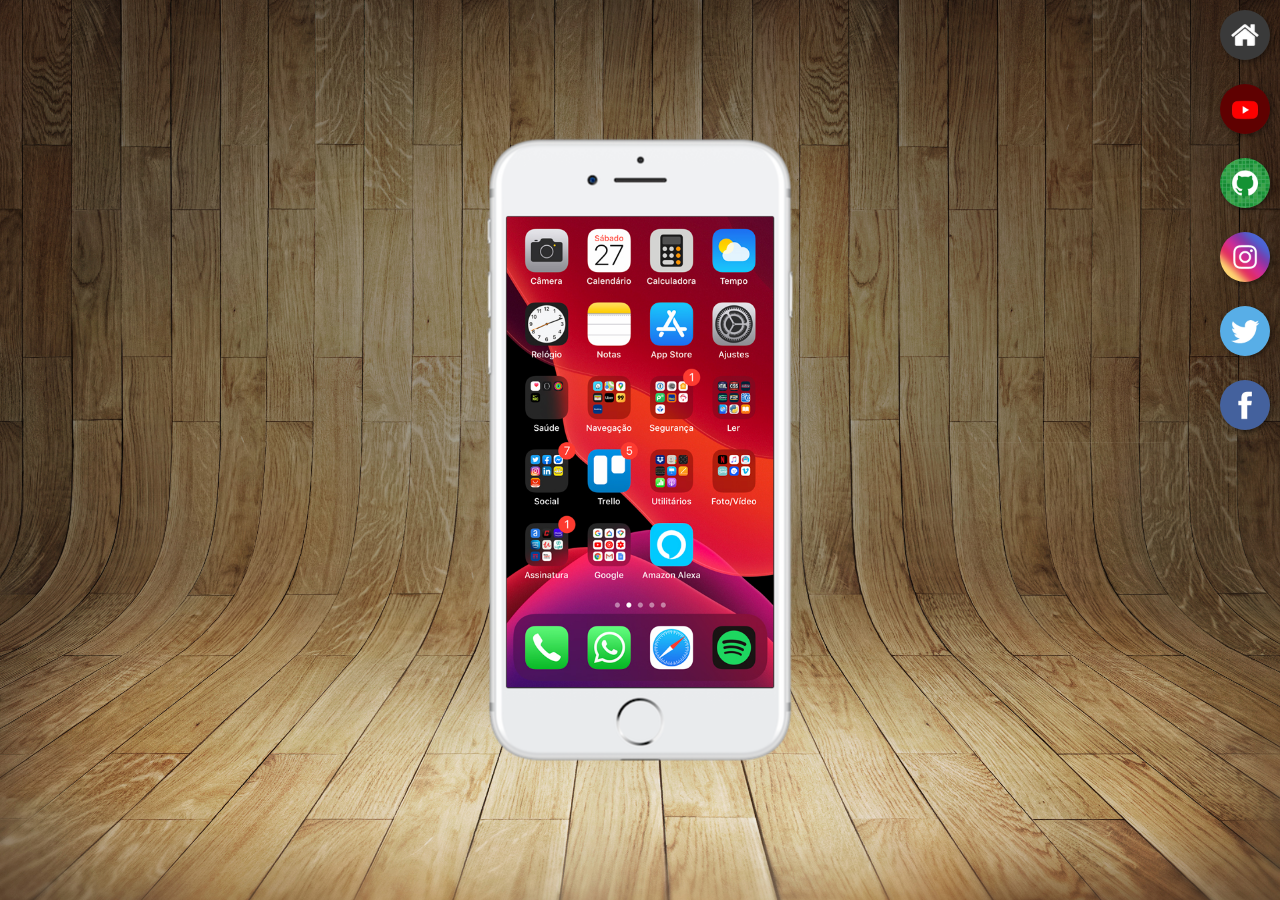
<file: index.html>
<!DOCTYPE html>
<html lang="pt-br">
<head>
    <meta charset="UTF-8">
    <meta name="viewport" content="width=device-width, initial-scale=1.0">
    <title>Projeto Redes Sociais</title>
    <link rel="shortcut icon" href="favicon.ico" type="image/x-icon">
    <link rel="stylesheet" href="estilos/style.css">
</head>
<body>
    <main>
        <section id="telefone">
            <iframe src="home.html" name="tela" id="tela" frameborder="0">
                Seu navegador não é compatível...
            </iframe>
        </section>
        <section id="redes-sociais">
            <a href="home.html" target="tela"><img src="imagens/logo-home.jpg" alt=""></a> <br>
            <a href="youtube.html" target="tela"><img src="imagens/logo-youtube.jpg" alt=""></a> <br>
            <a href="github.html" target="tela"><img src="imagens/logo-github.jpg" alt=""></a> <br>
            <a href="instagram.html" target="tela"><img src="imagens/logo-instagram.jpg" alt=""></a> <br>
            <a href="twitter.html" target="tela"><img src="imagens/logo-twitter.jpg" alt=""></a> <br>
            <a href="facebook.html" target="tela"><img src="imagens/logo-facebook.jpg" alt=""></a>
        </section>
    </main>
</body>
</html>
</file>
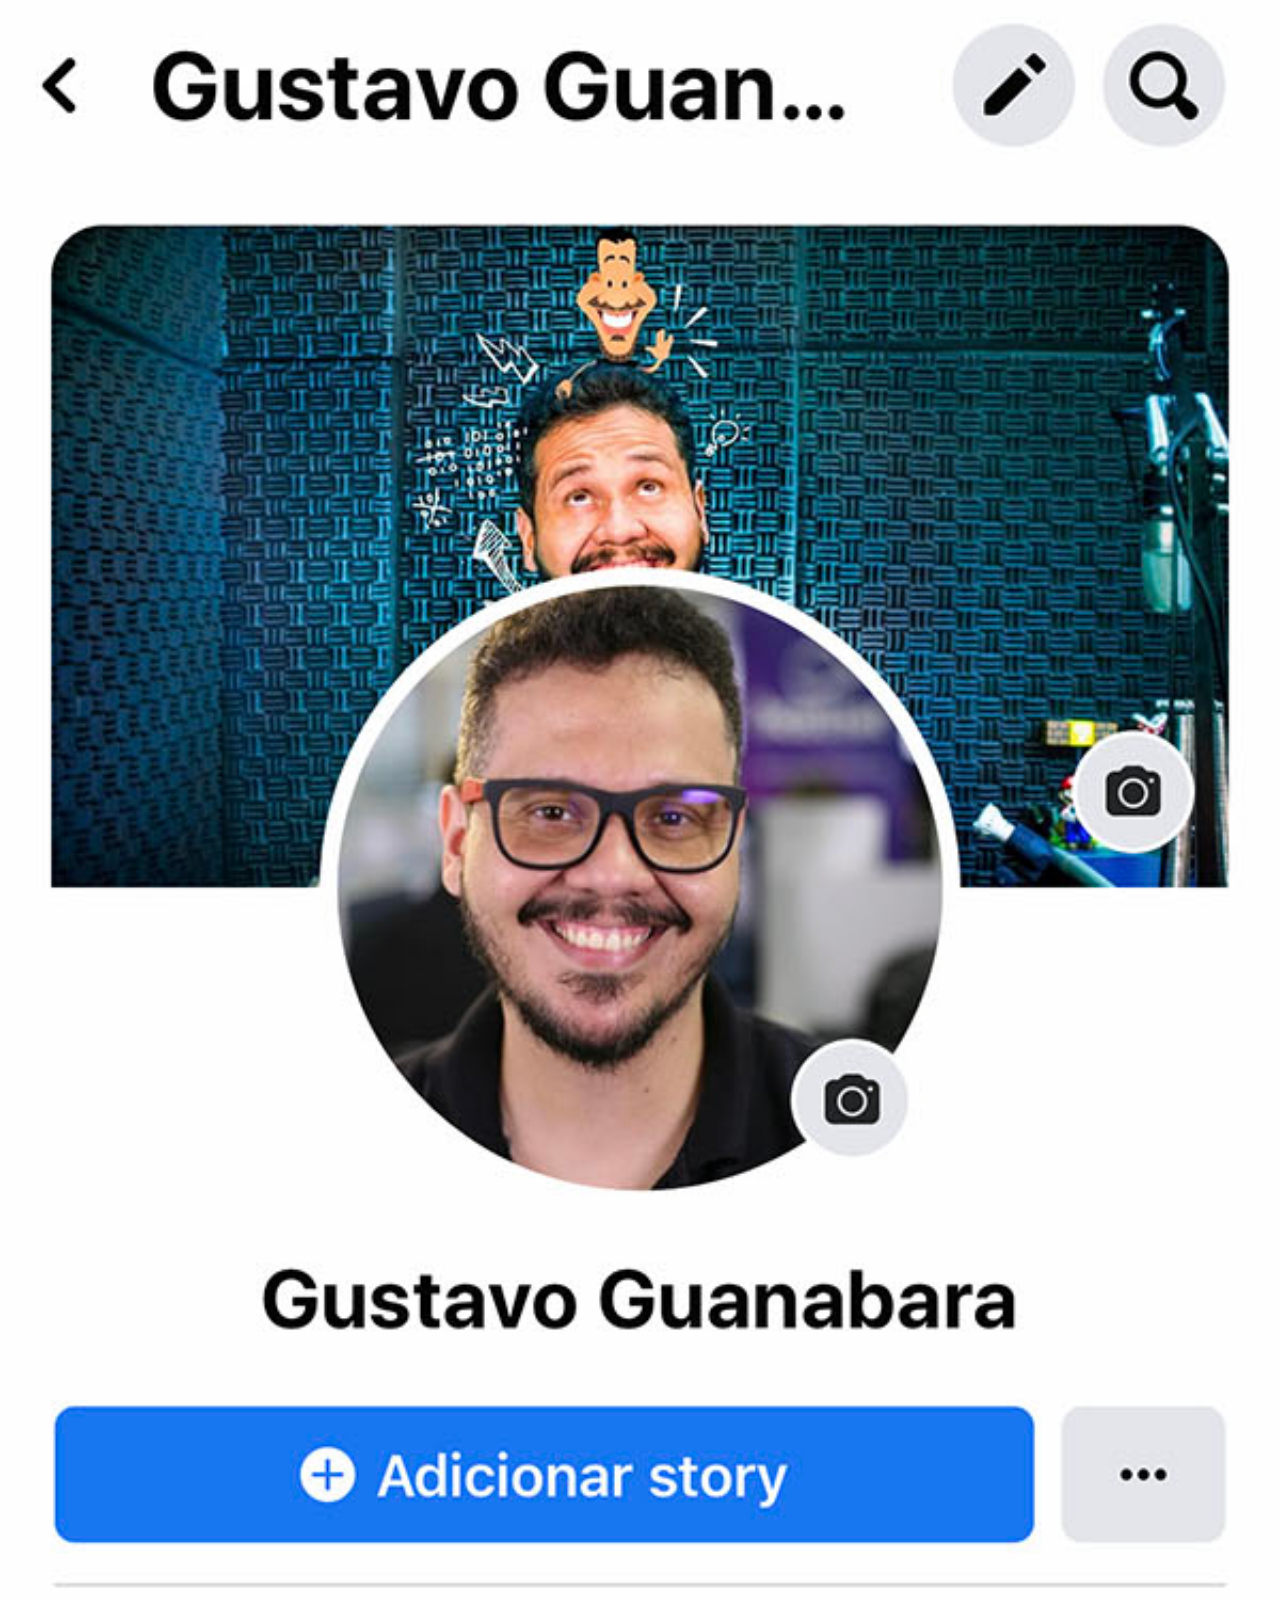
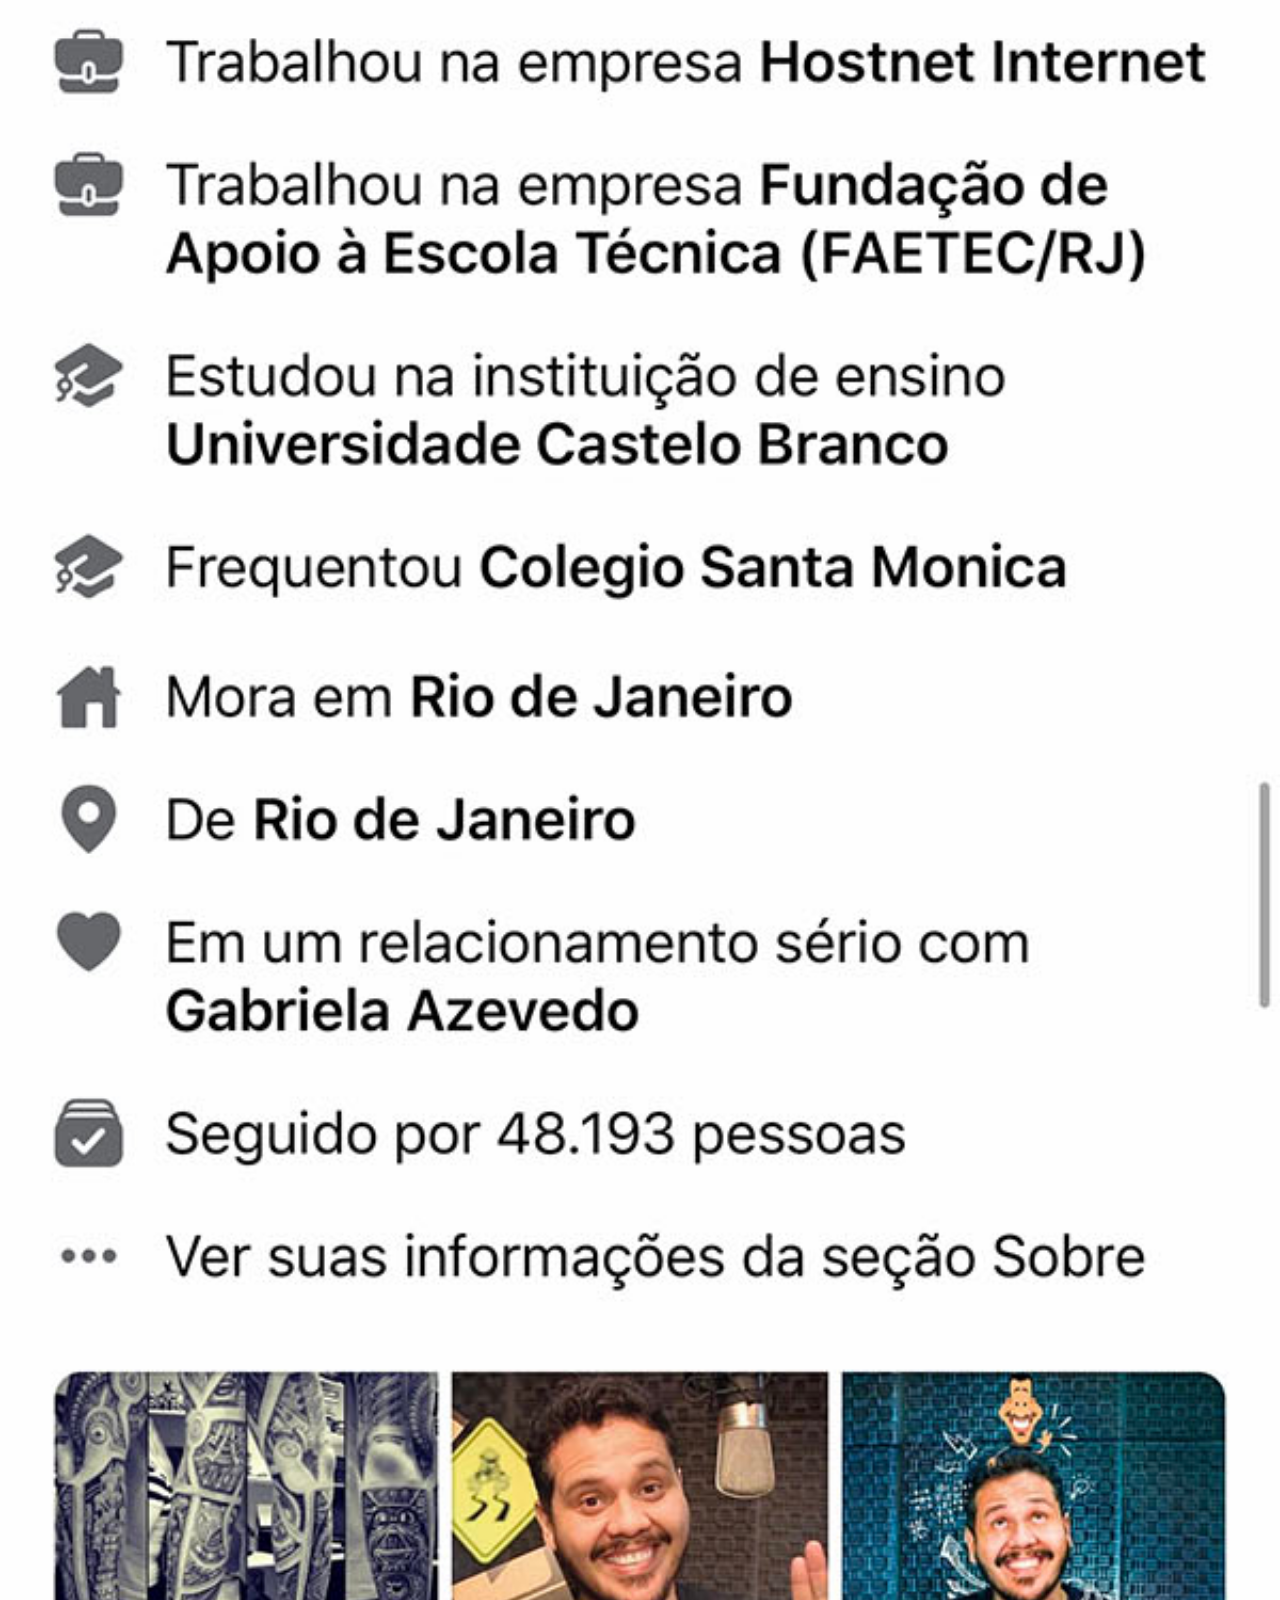
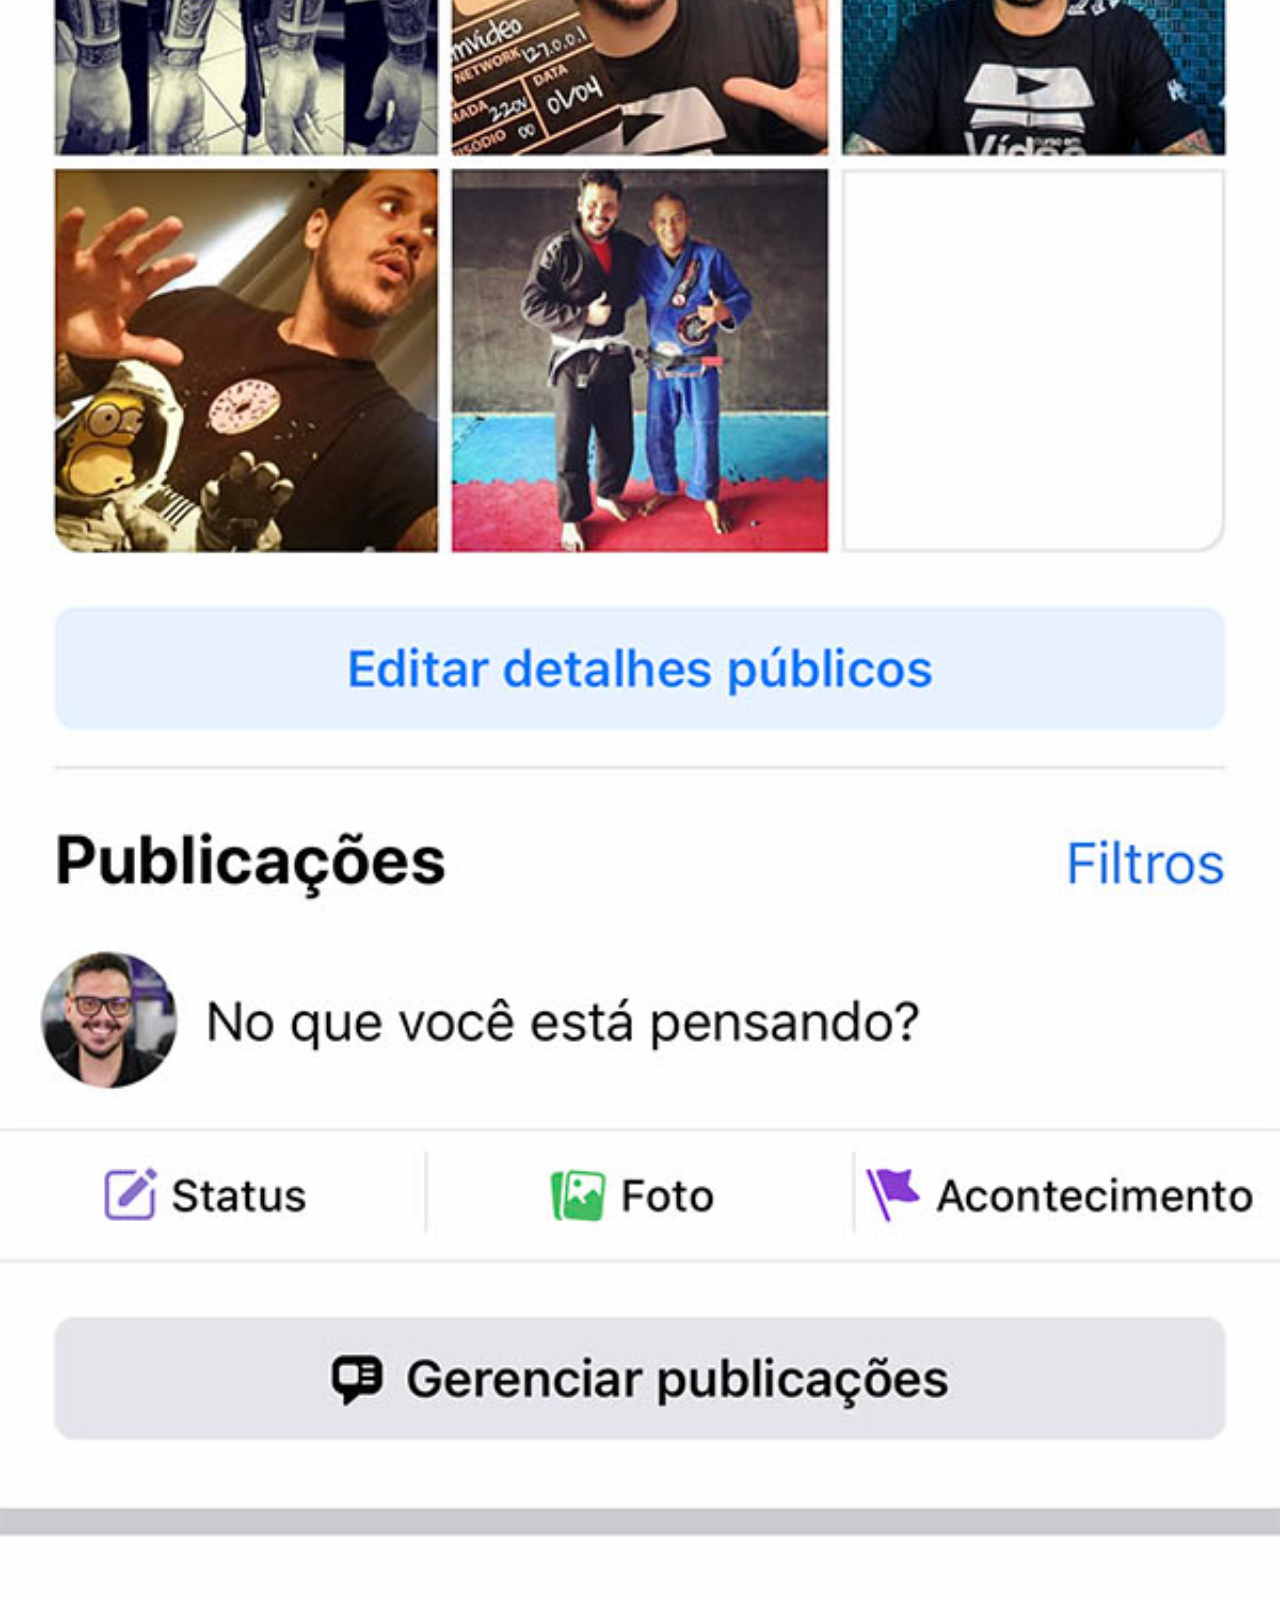
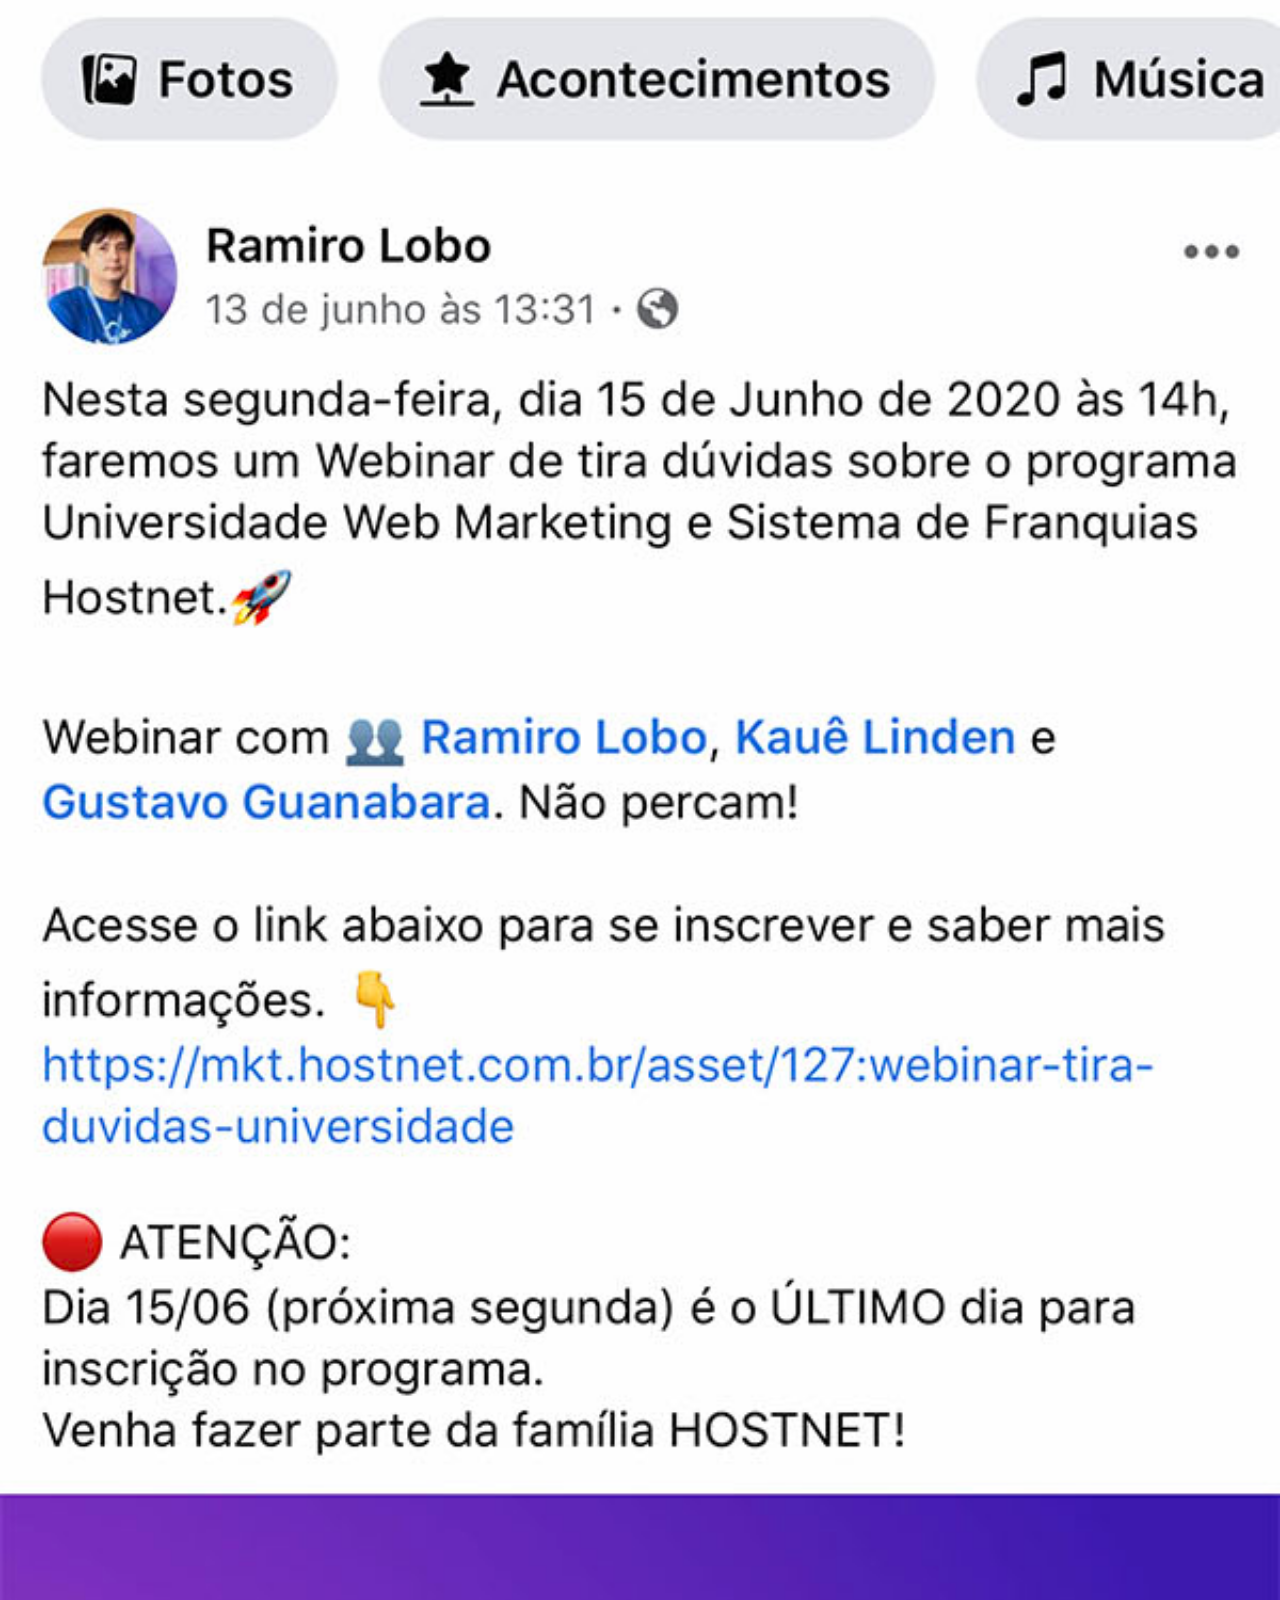
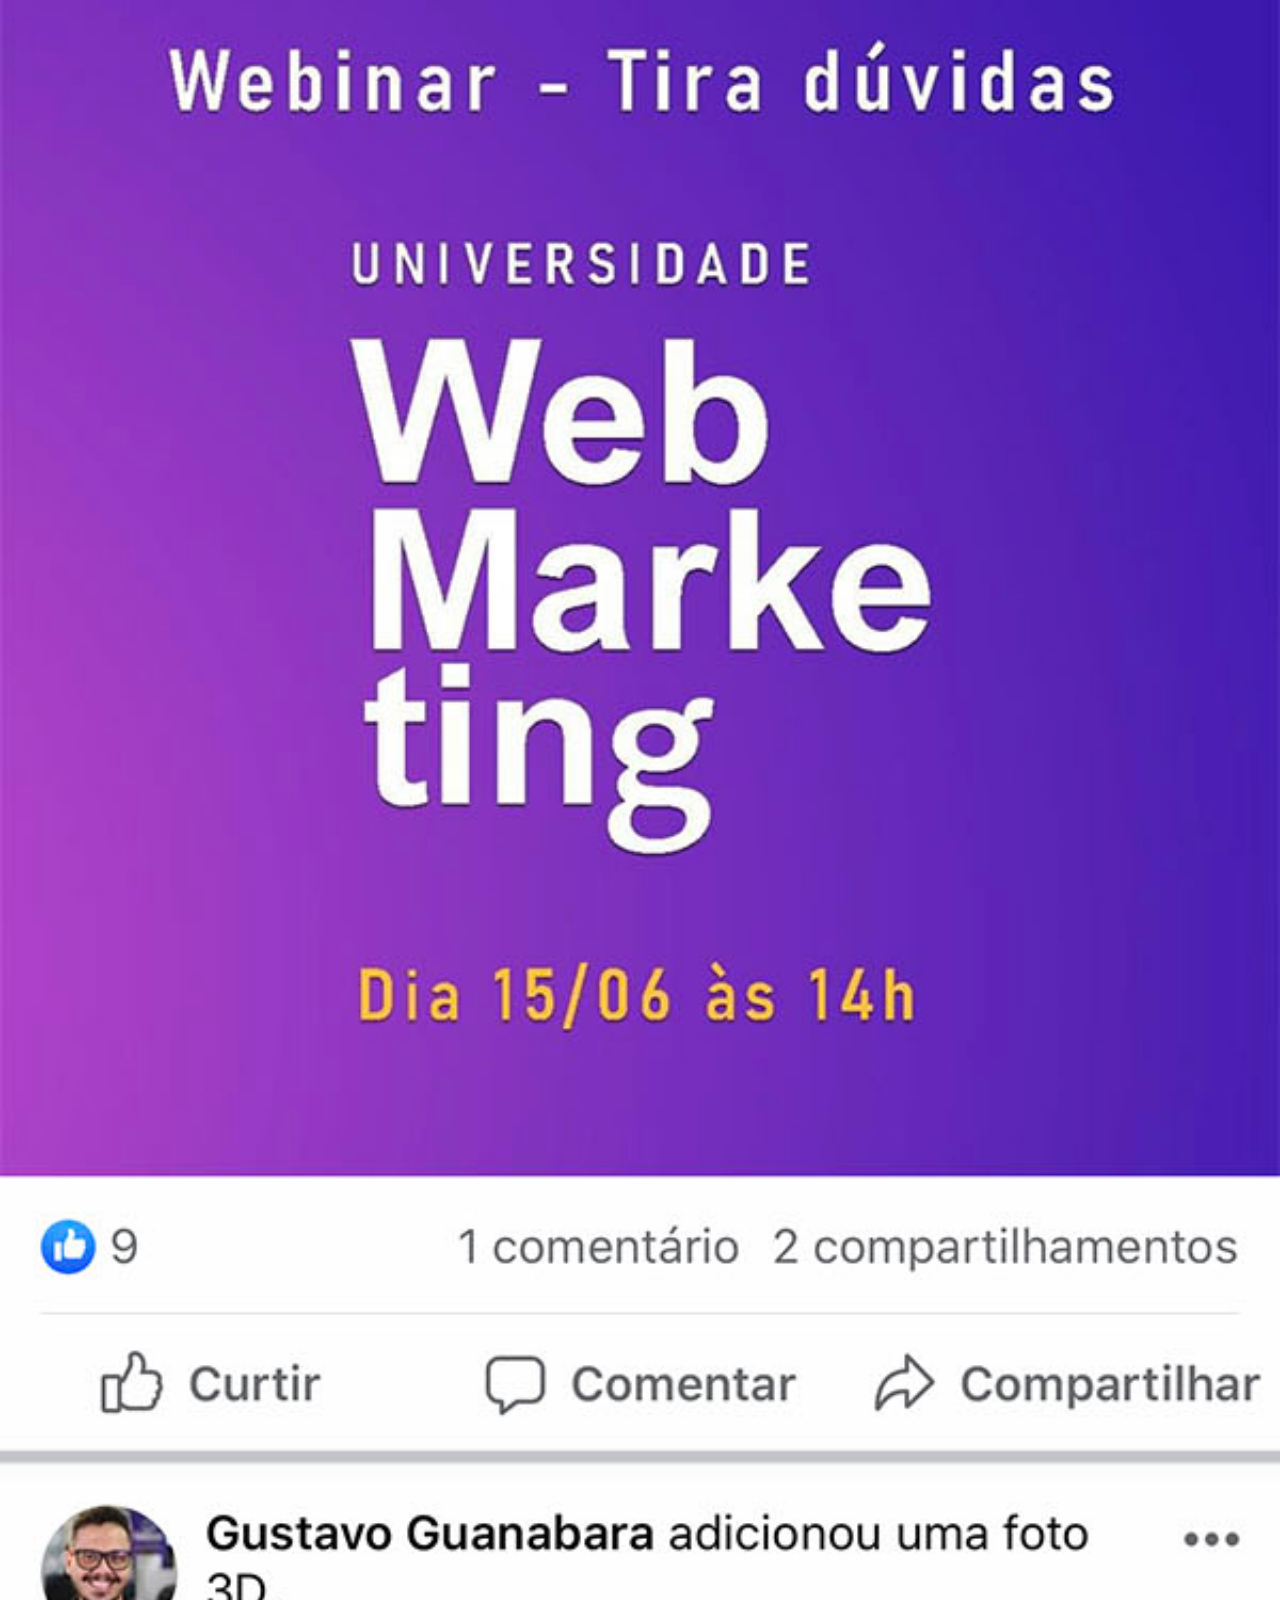
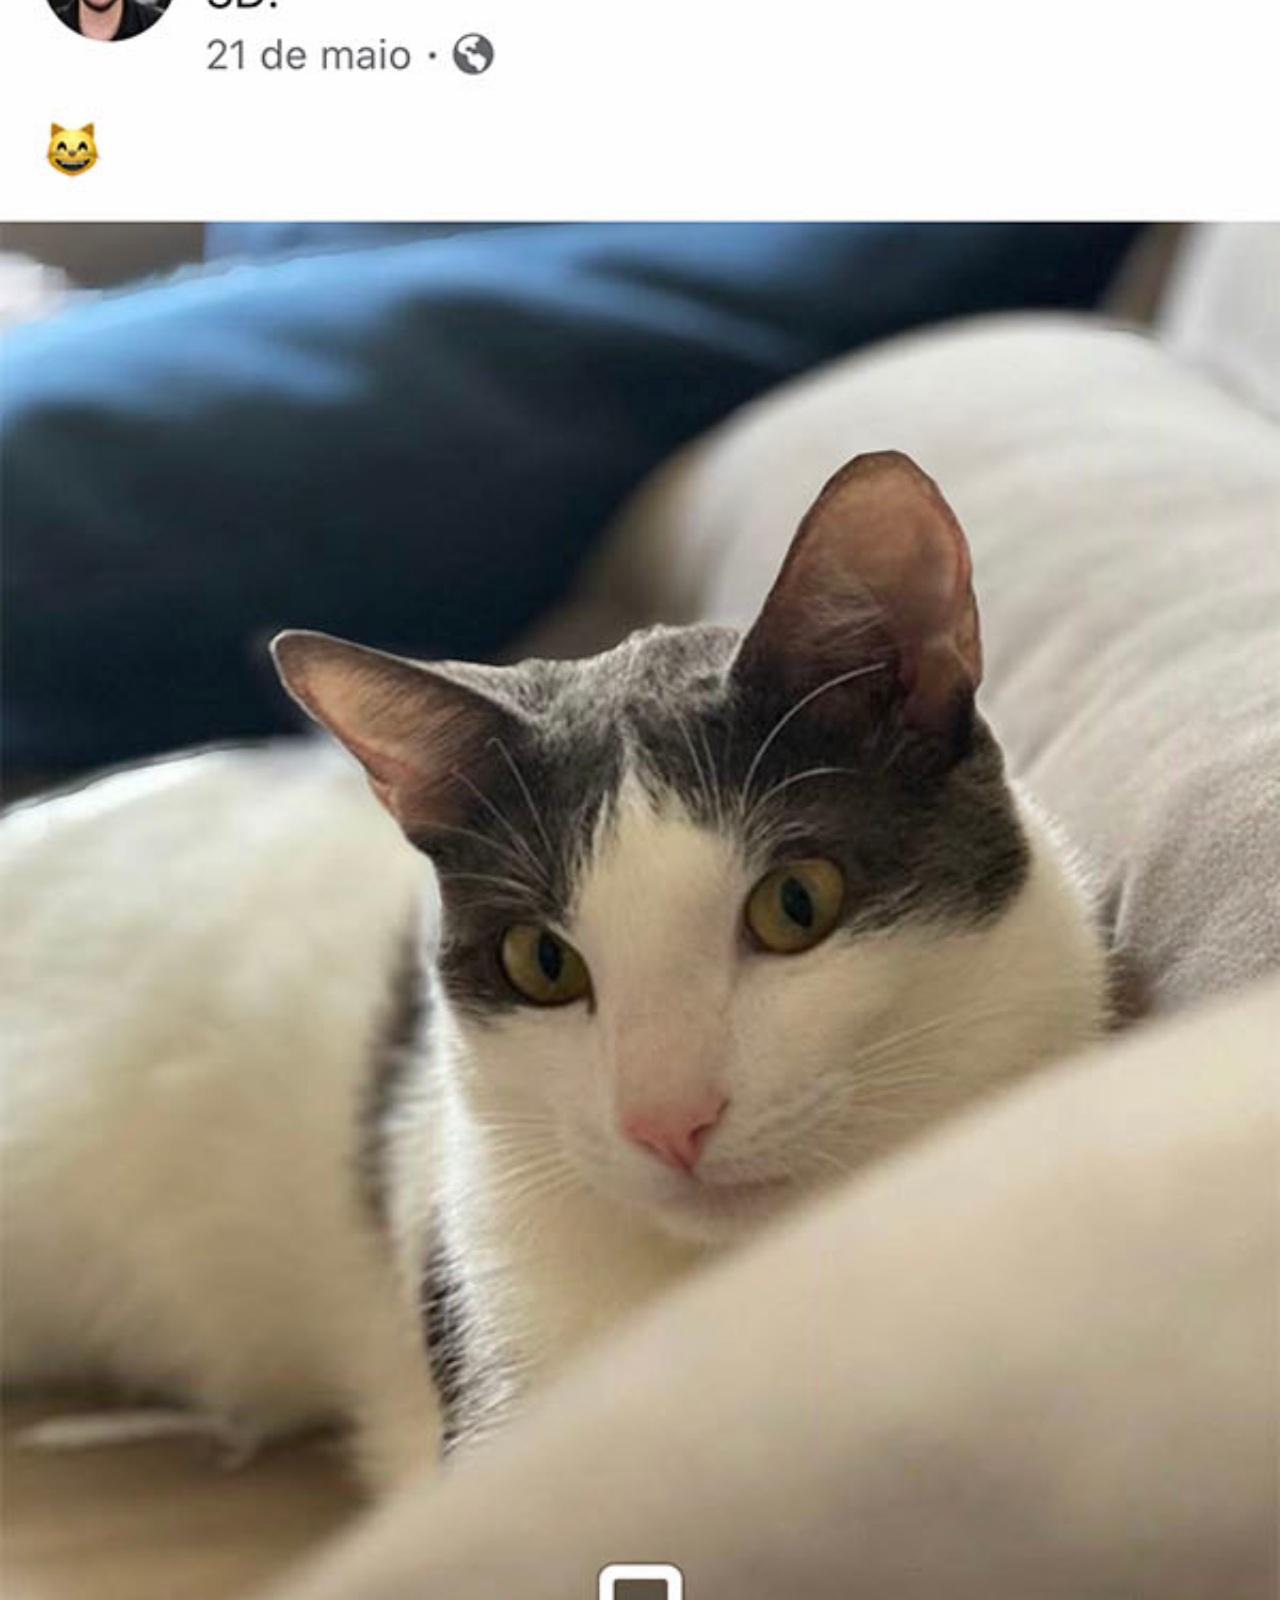
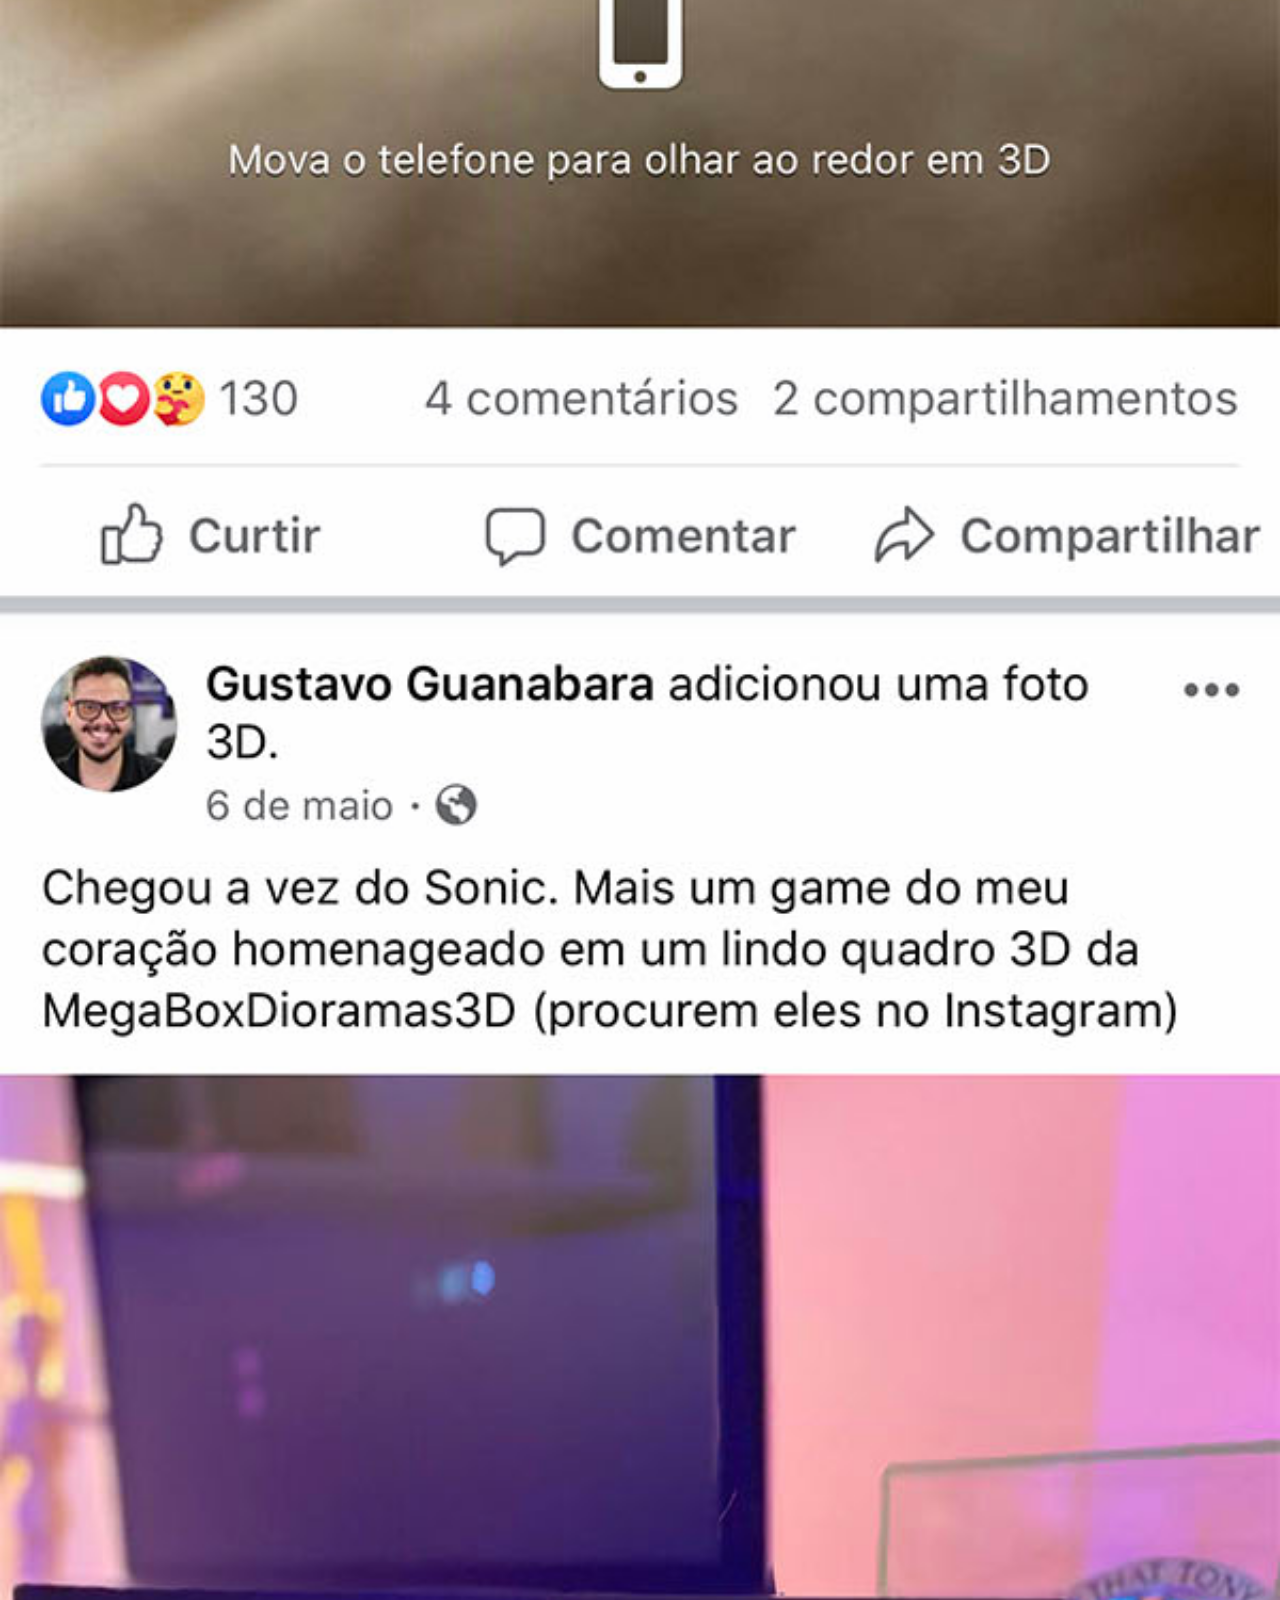
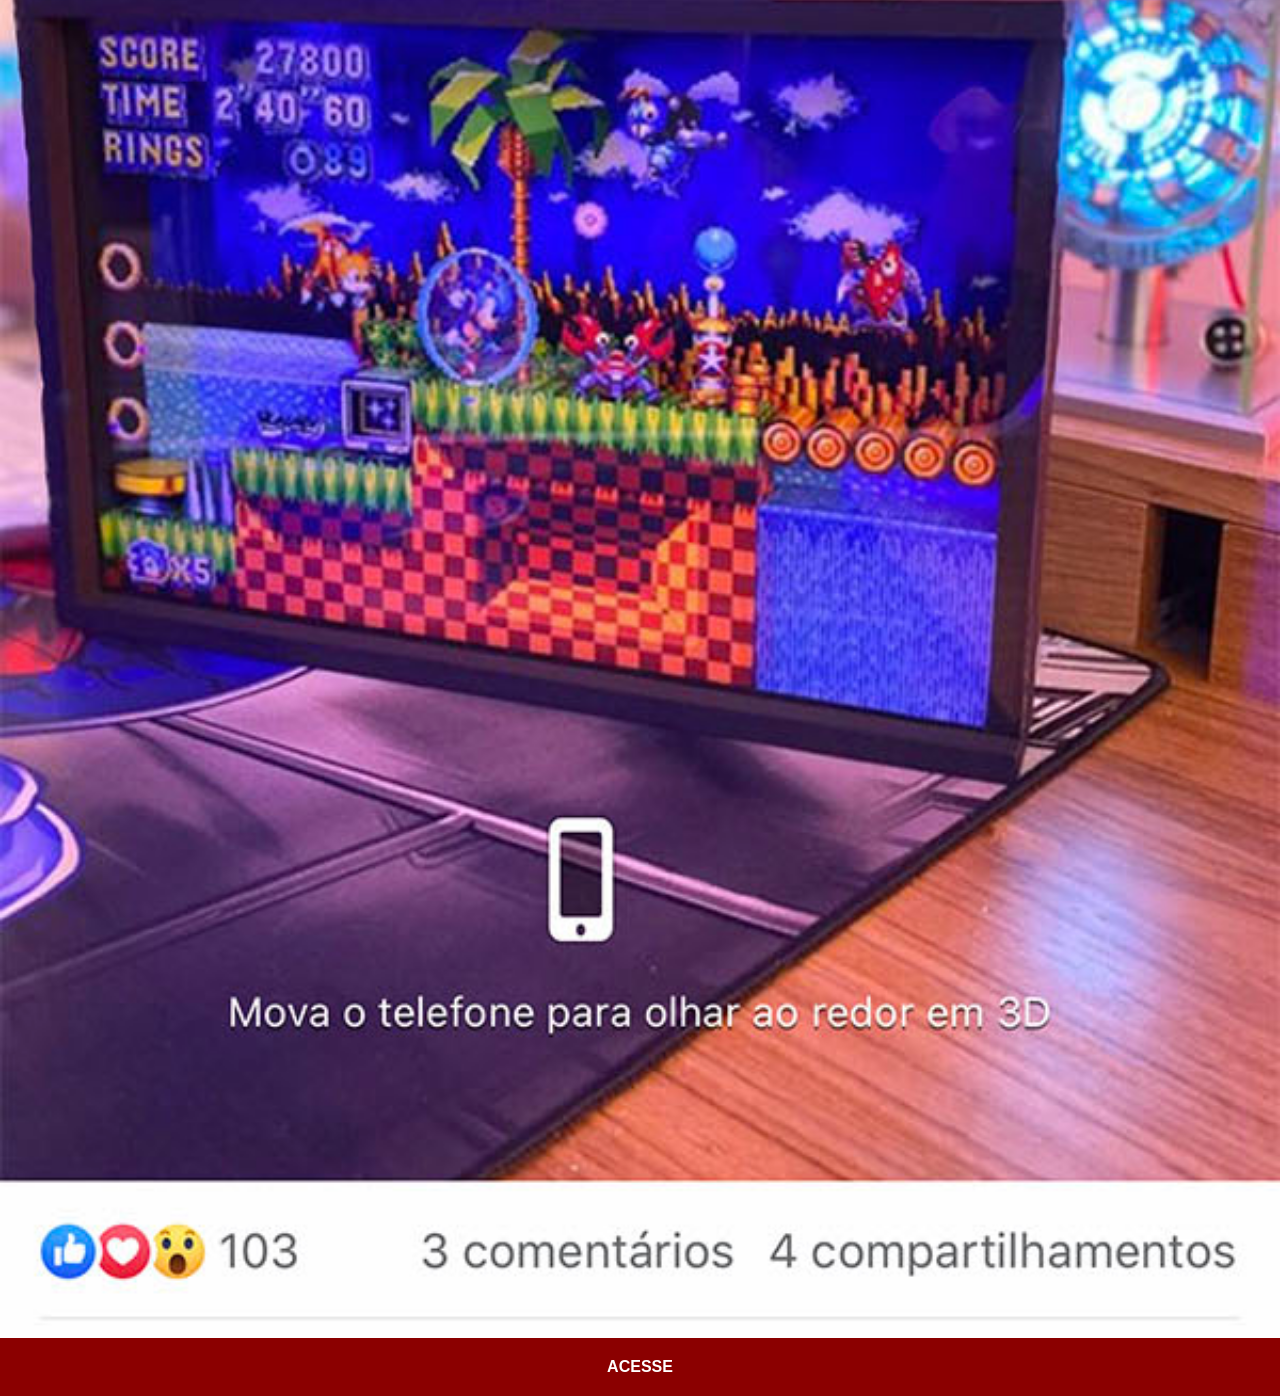
<file: facebook.html>
<!DOCTYPE html>
<html lang="pt-br">
<head>
    <meta charset="UTF-8">
    <meta name="viewport" content="width=device-width, initial-scale=1.0">
    <title>Facebook</title>
    <link rel="stylesheet" href="estilos/social.css">
</head>
<body>
    <img src="imagens/tela-facebook.jpg" alt="">
    <a href="#">ACESSE</a>
</body>
</html>
</file>
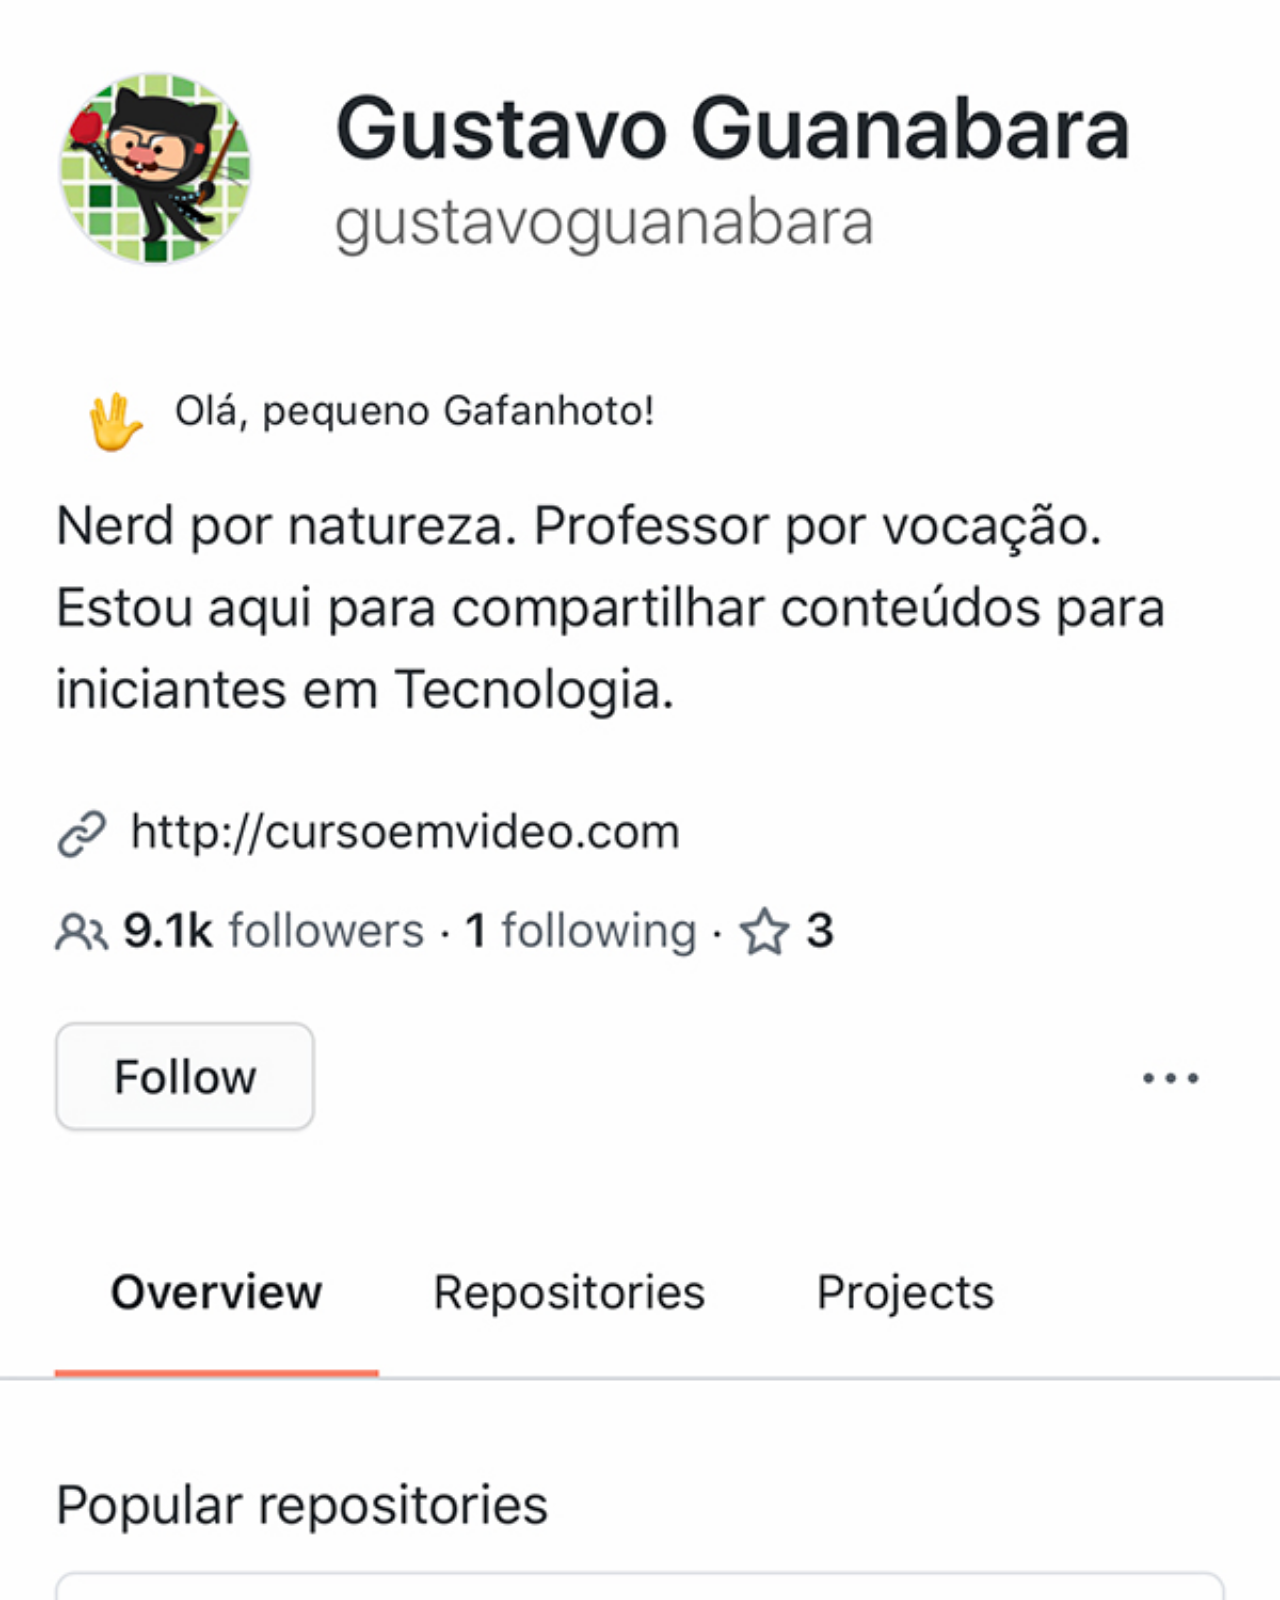
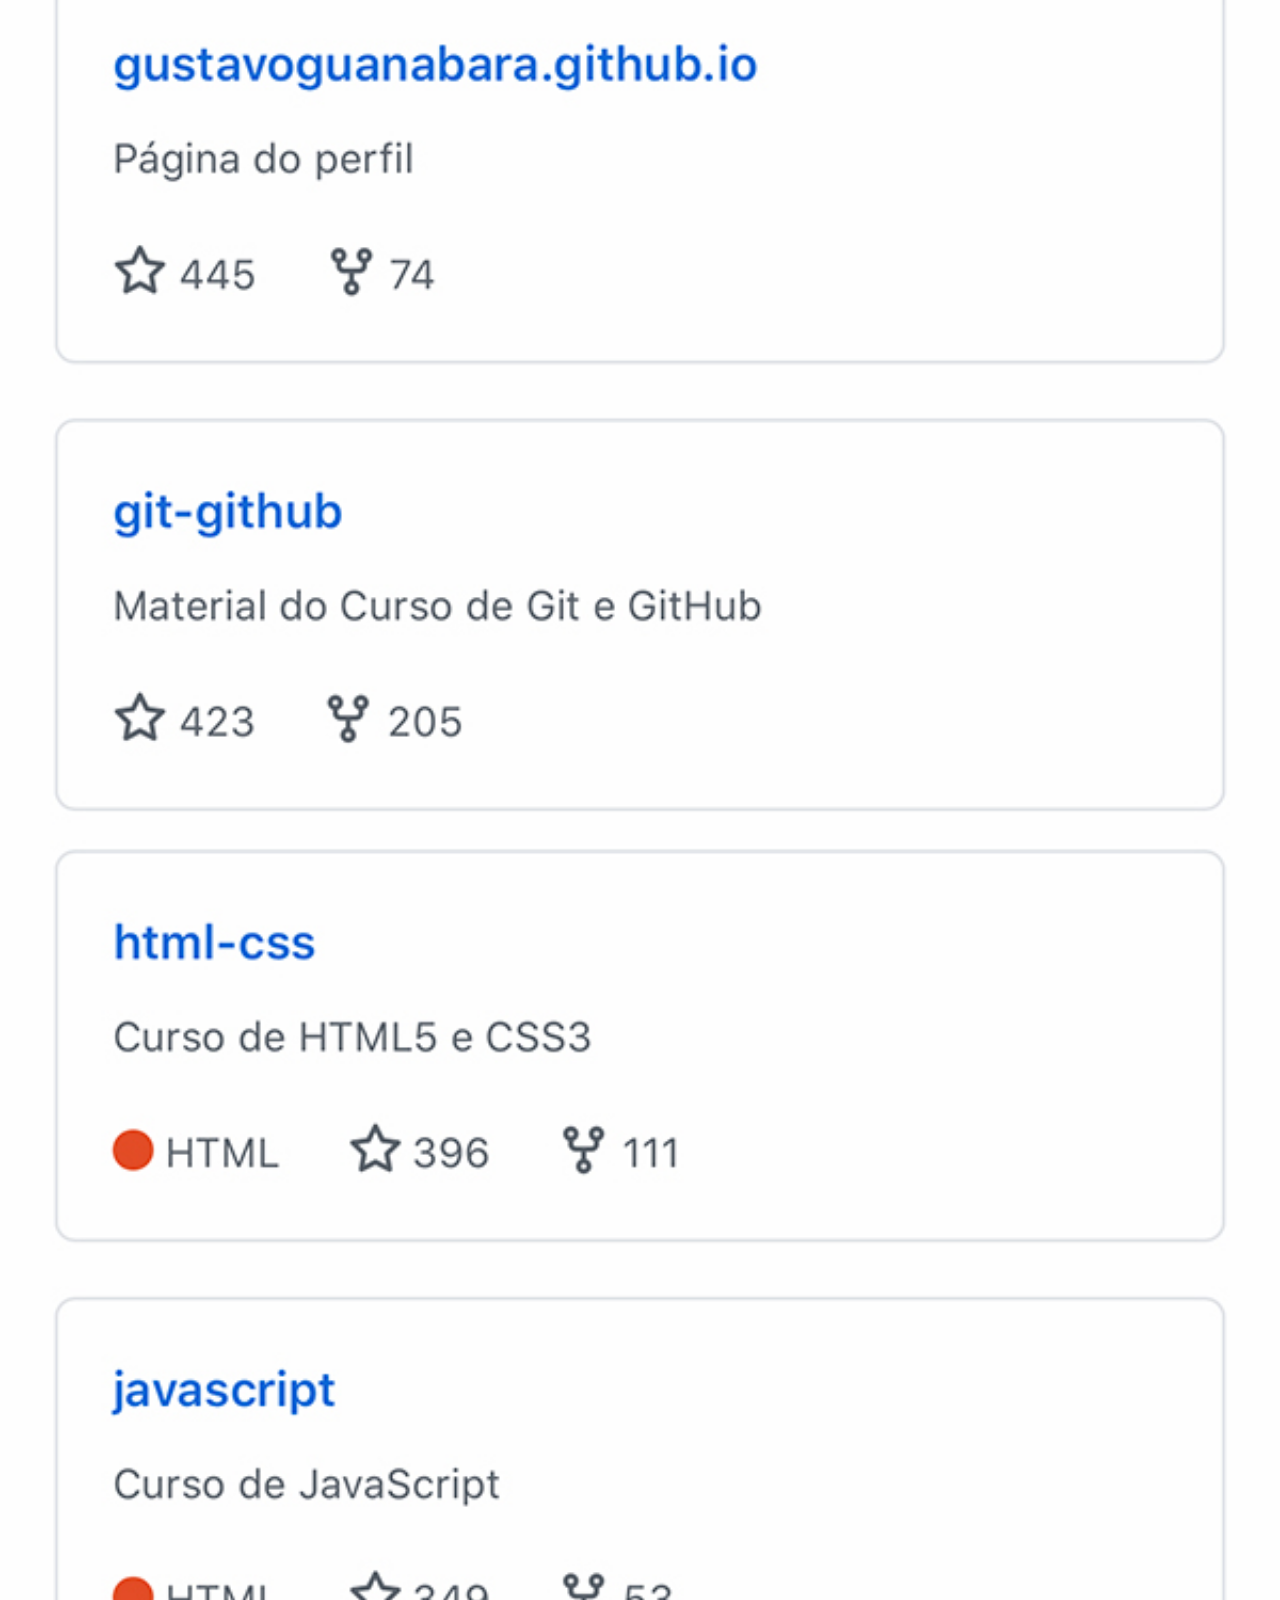
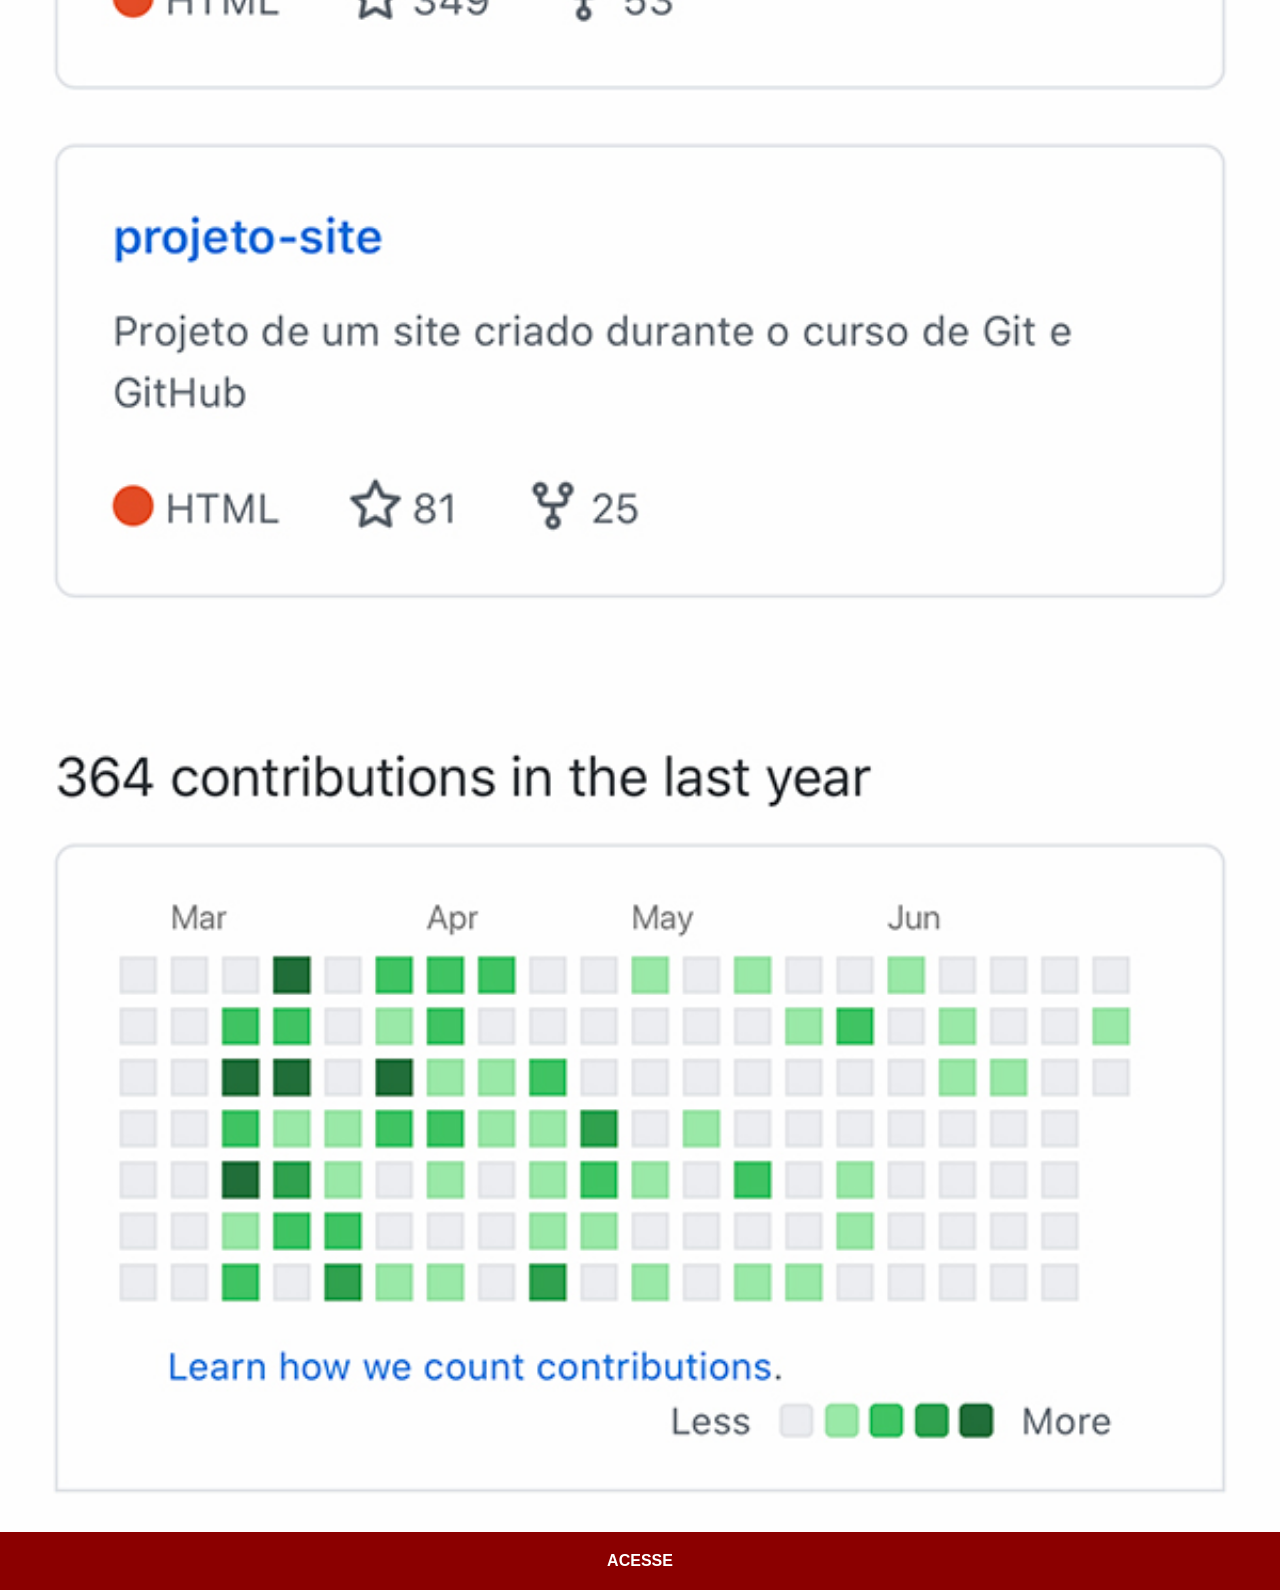
<file: github.html>
<!DOCTYPE html>
<html lang="pt-br">
<head>
    <meta charset="UTF-8">
    <meta name="viewport" content="width=device-width, initial-scale=1.0">
    <title>Youtube</title>
    <link rel="stylesheet" href="estilos/social.css">
</head>
<body>
    <img src="imagens/tela-github.jpg" alt="youtube">
    <a href="https://github.com/gustavoguanabara" target="_blank">ACESSE</a>
</body>
</html>
</file>
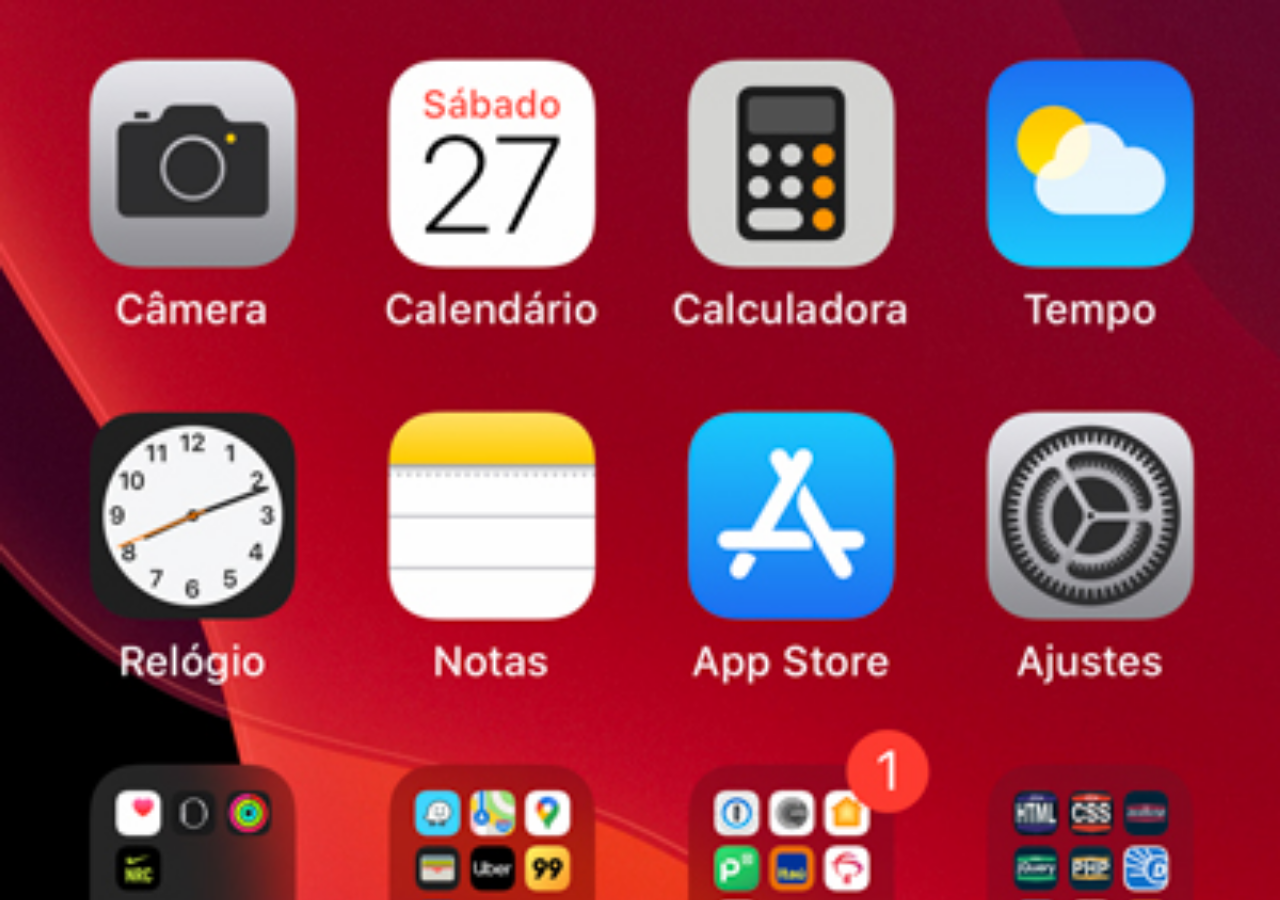
<file: home.html>
<!DOCTYPE html>
<html lang="pt-br">
<head>
    <meta charset="UTF-8">
    <meta name="viewport" content="width=device-width, initial-scale=1.0">
    <title>Document</title>
    <style>
        * {
            margin: 0px;
            padding: 0px;
        }

        body {
            width: 100vw;
            height: 100vh;
            background: black url(imagens/tela-home.jpg) no-repeat top center;
            background-size: cover;
        }

        
    </style>
</head>
<body>
    
</body>
</html>
</file>
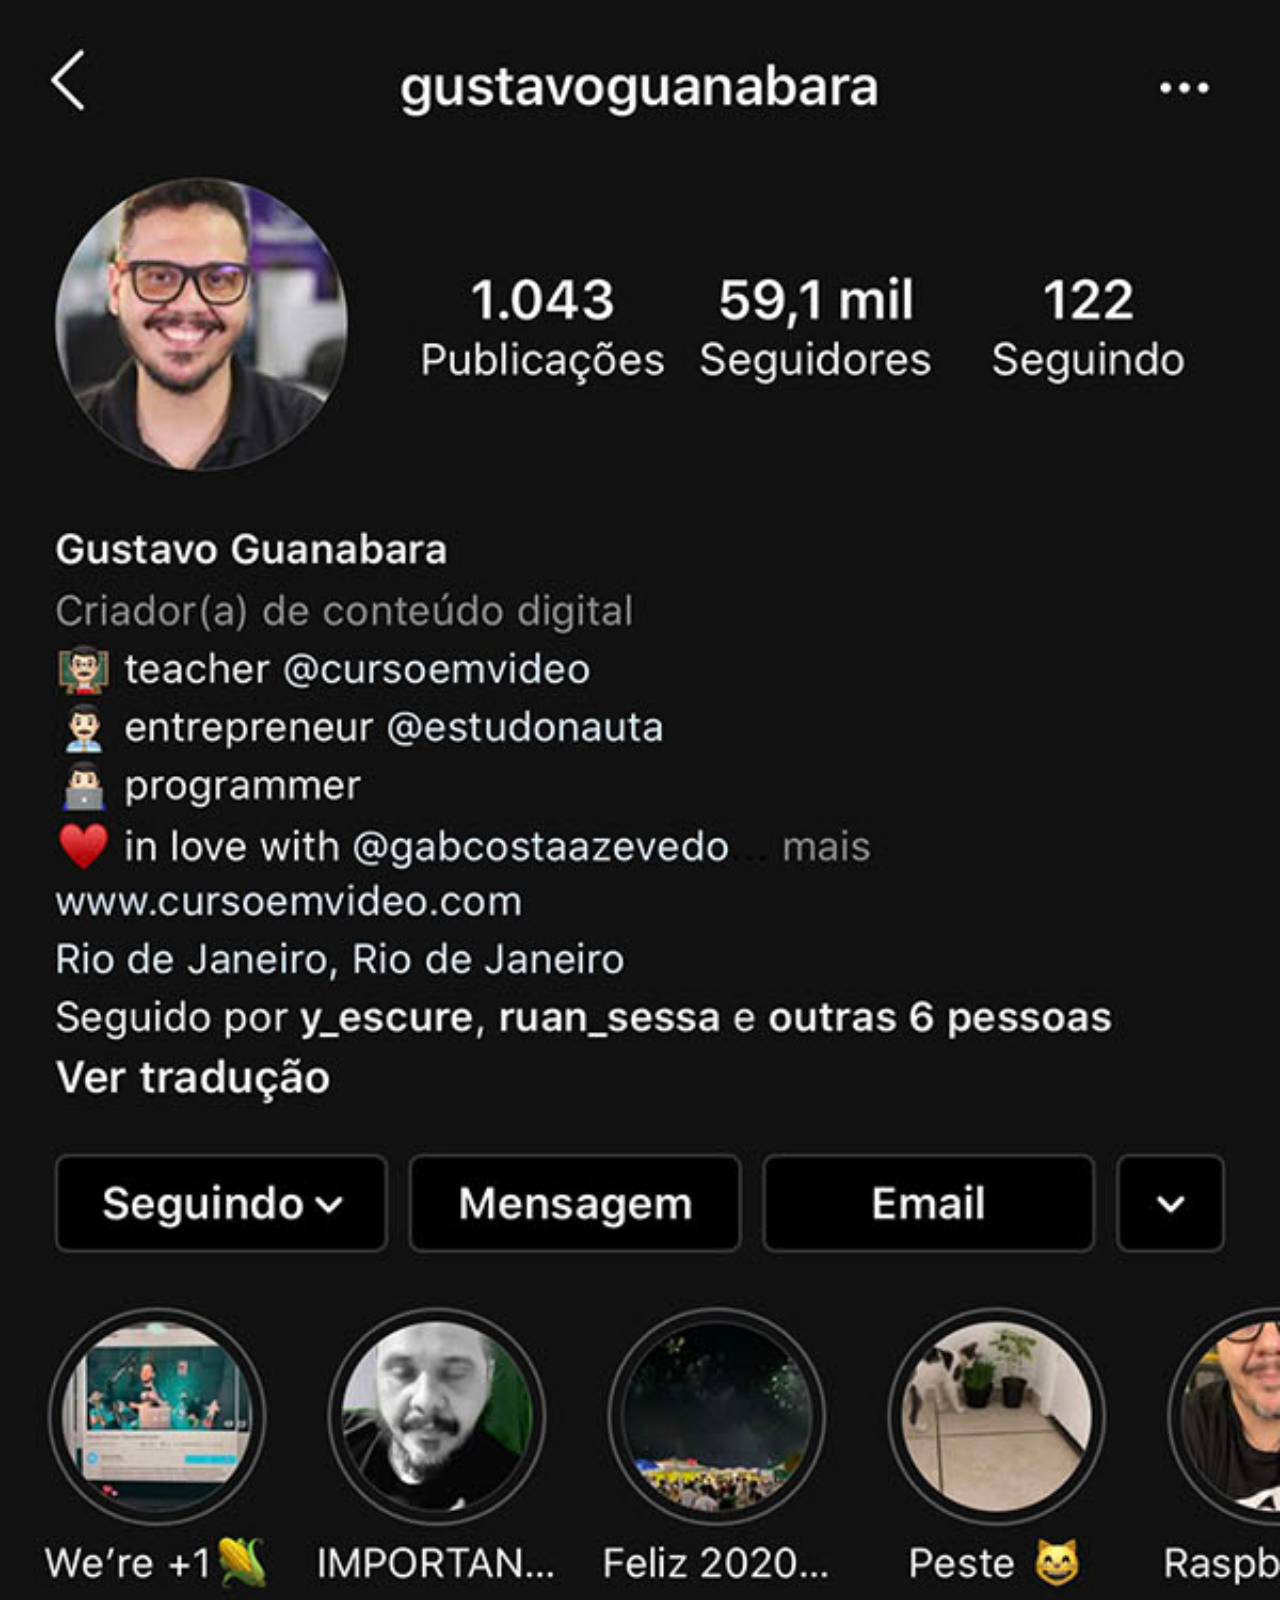
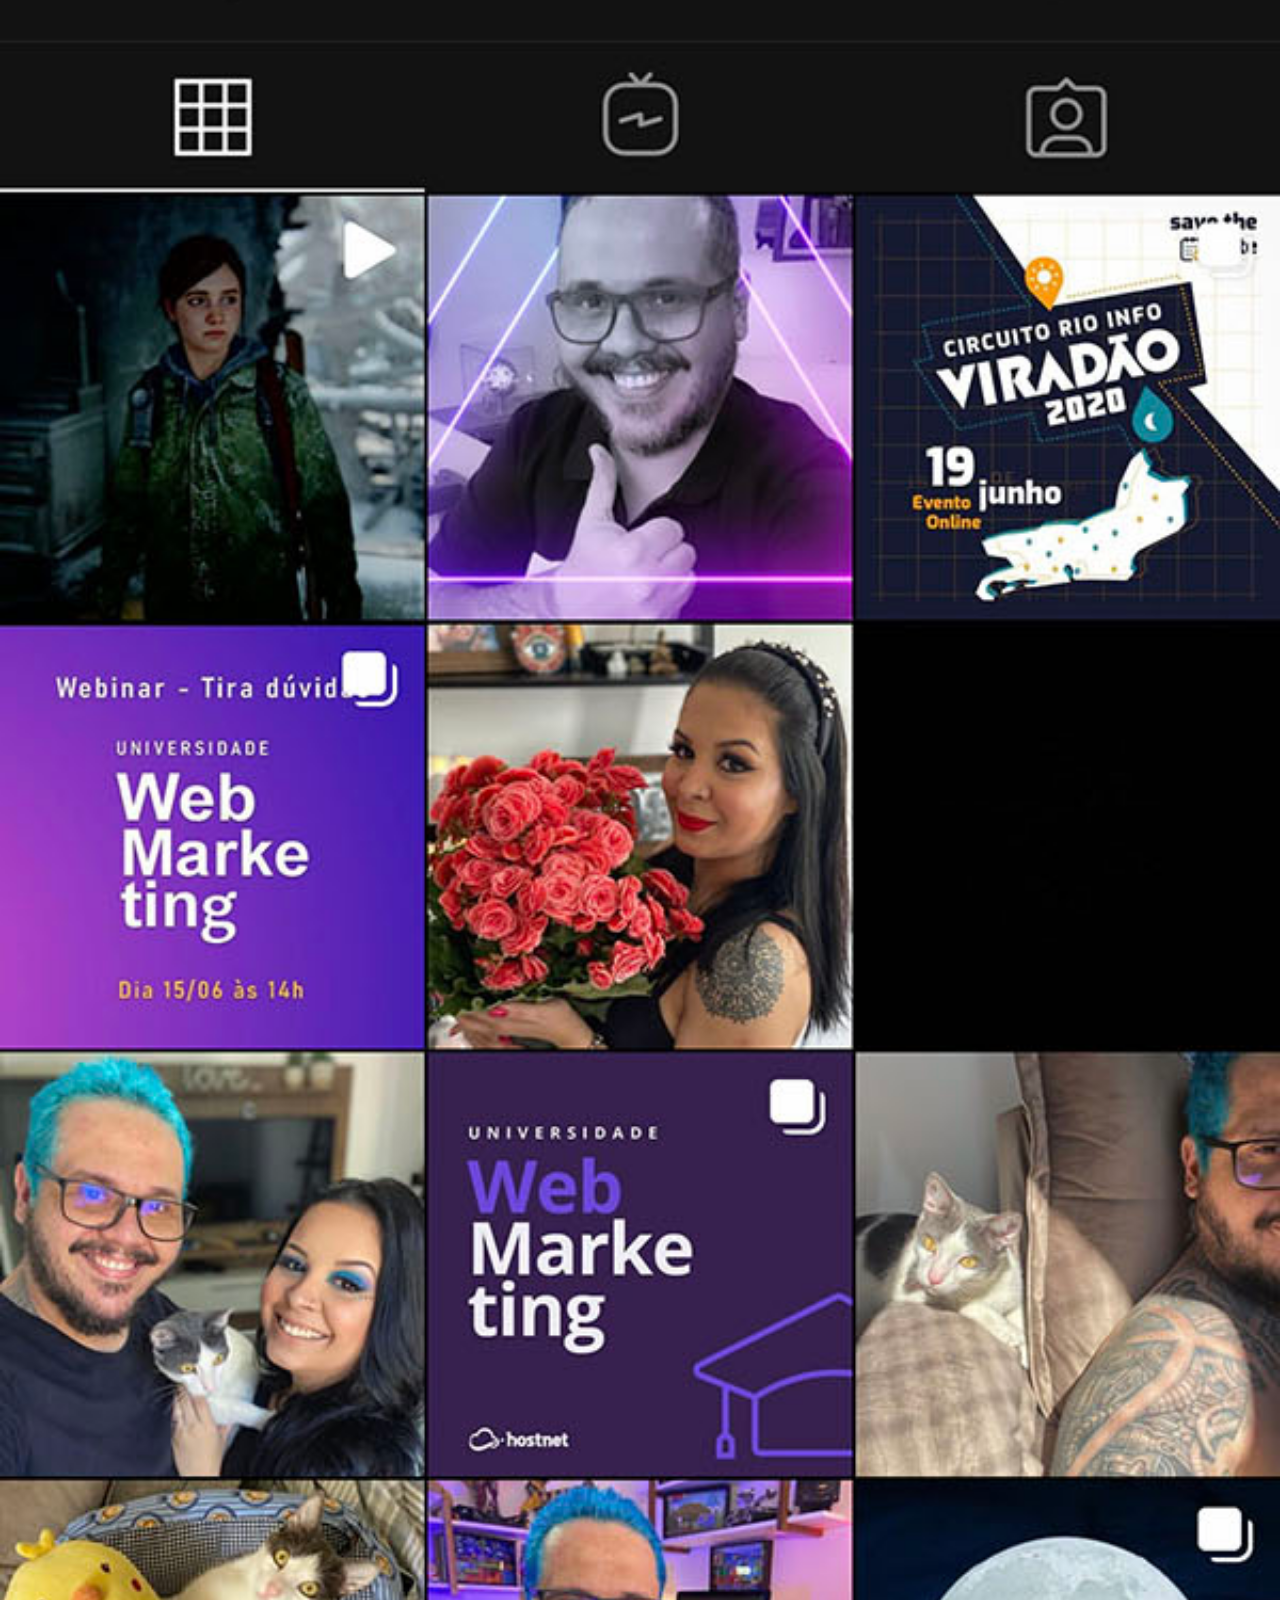
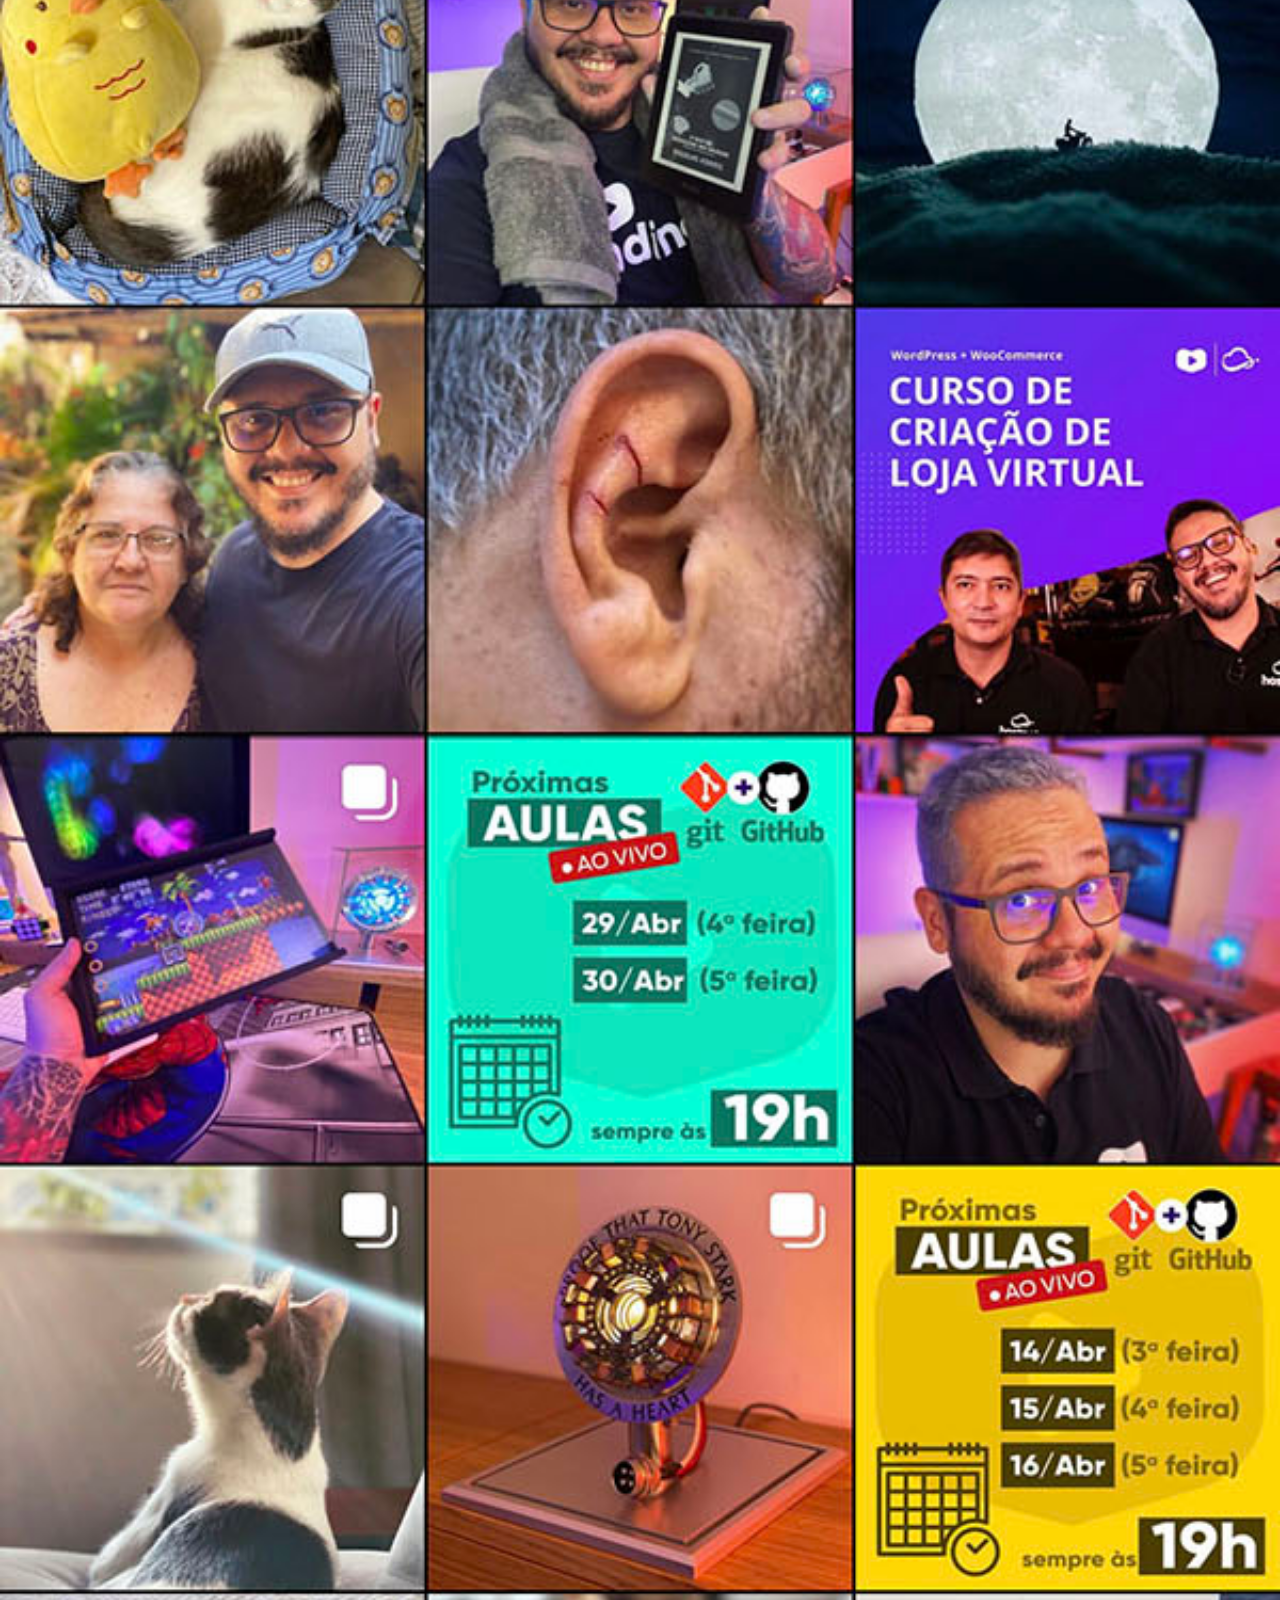
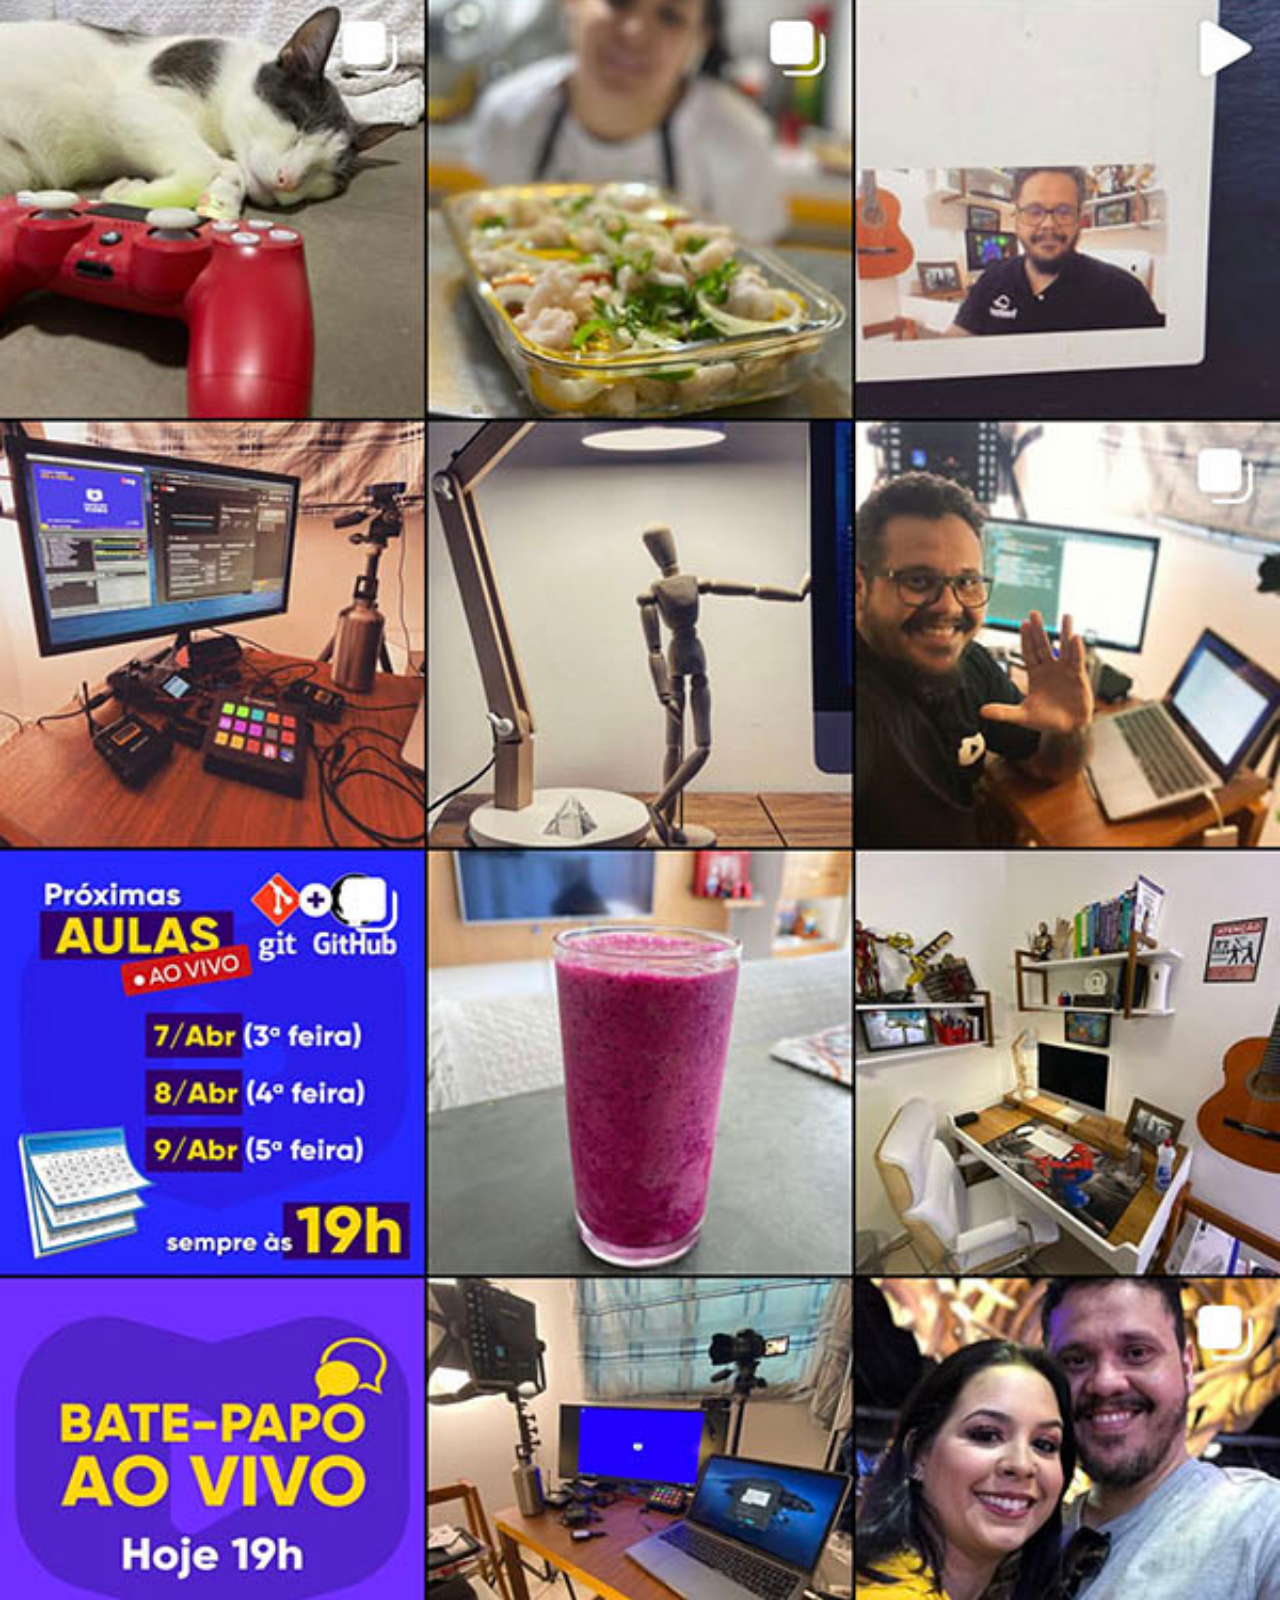
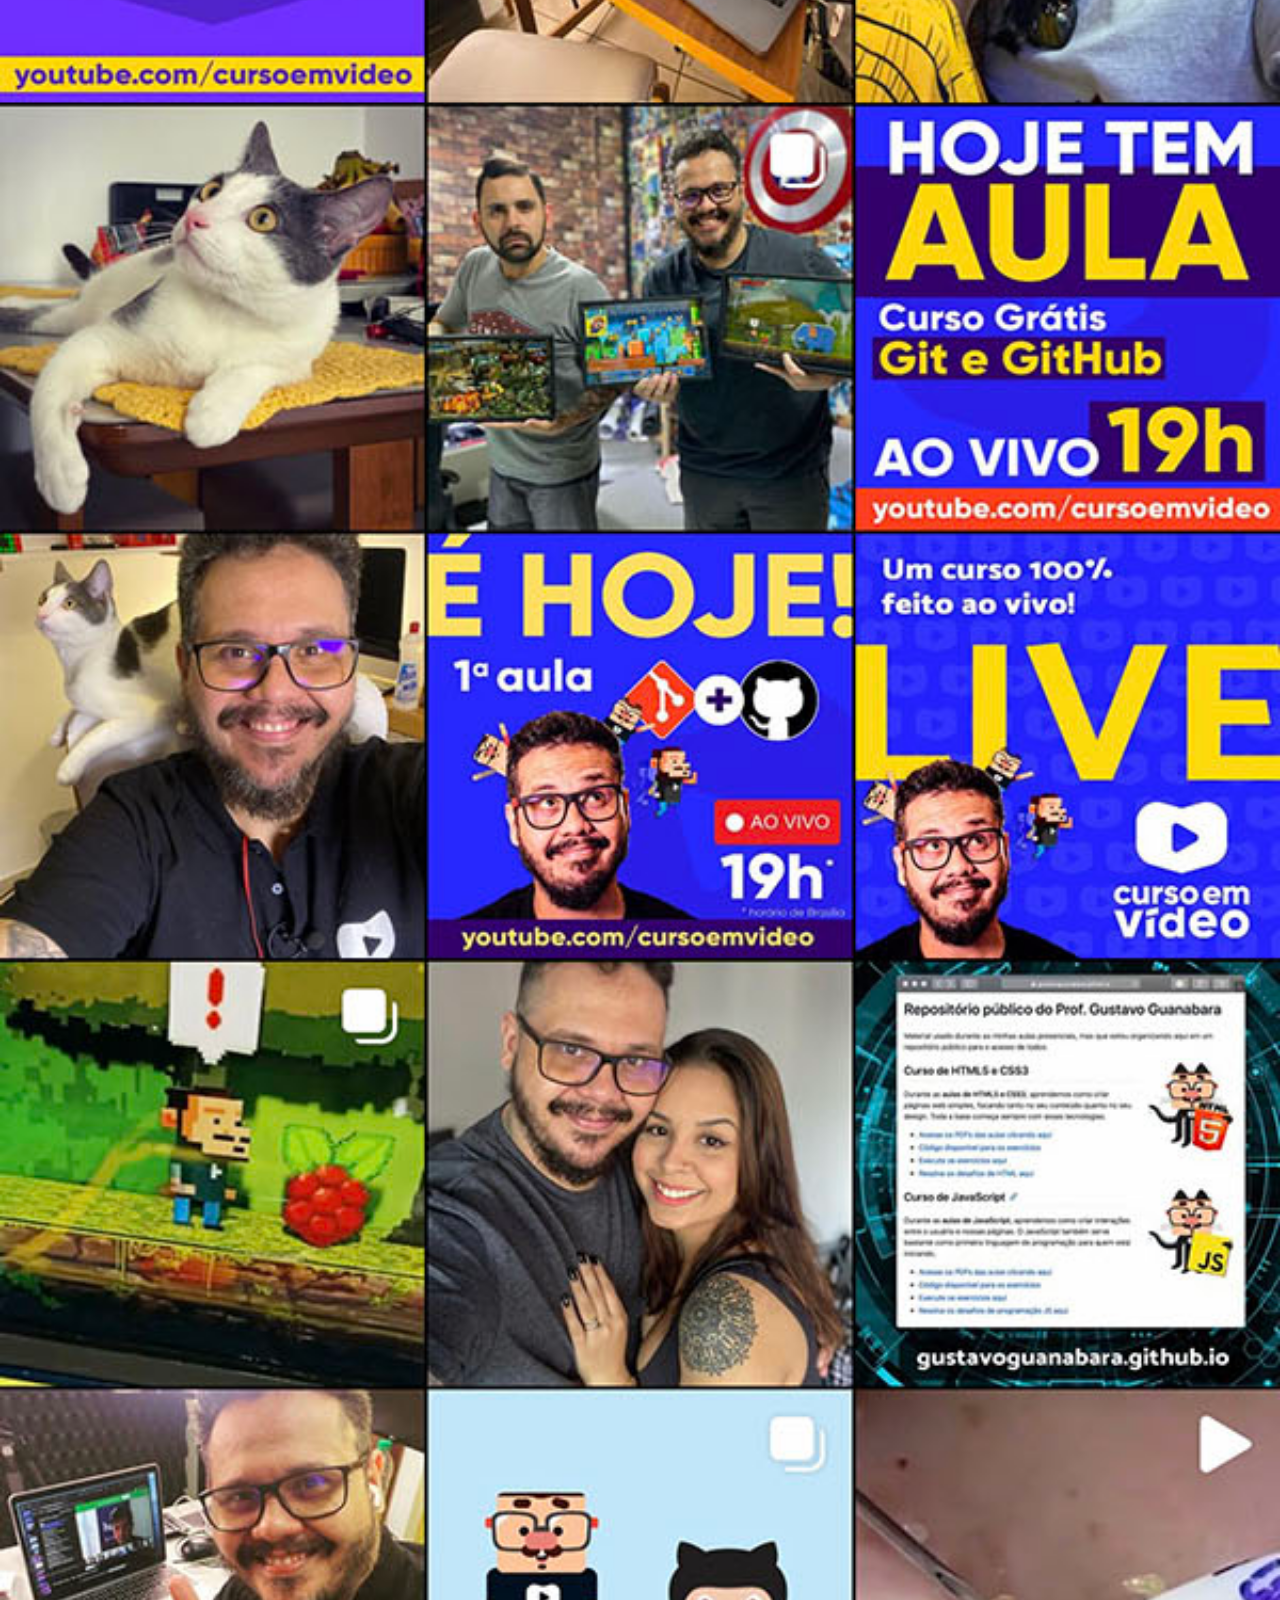
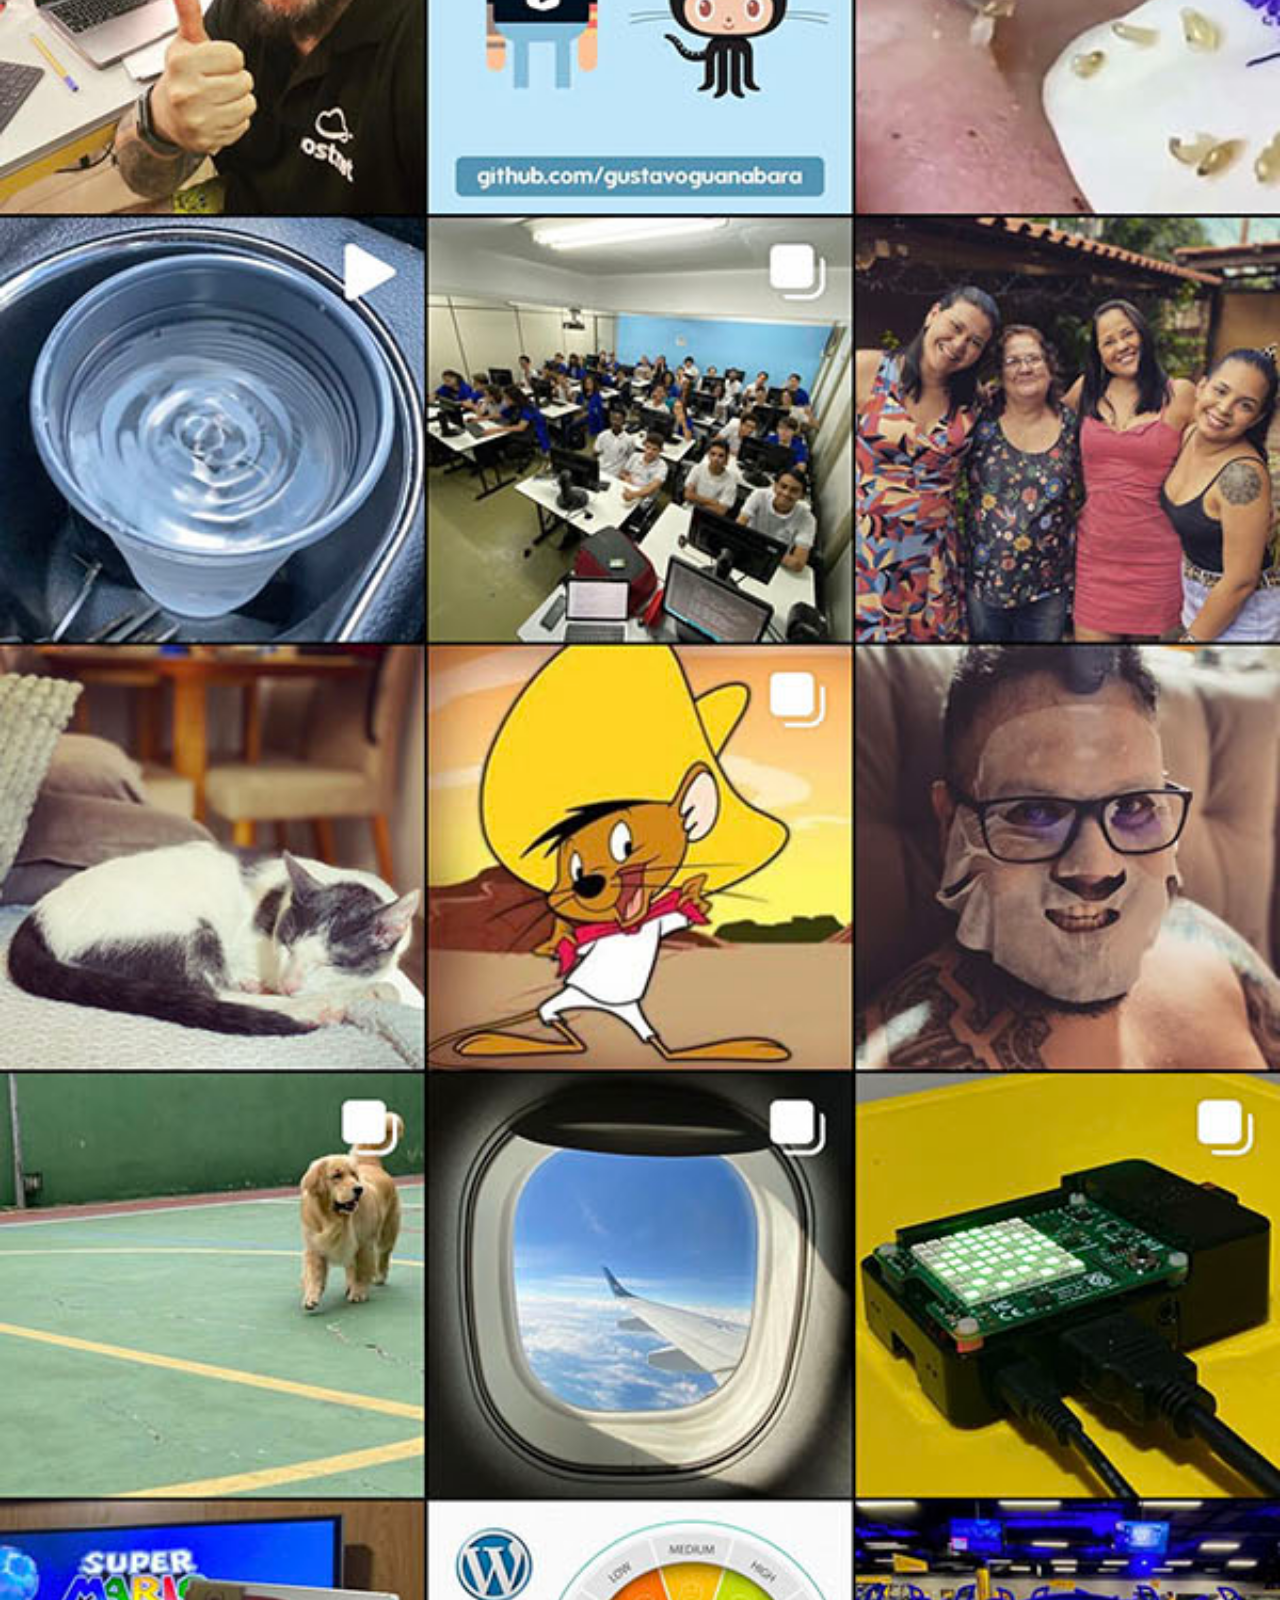
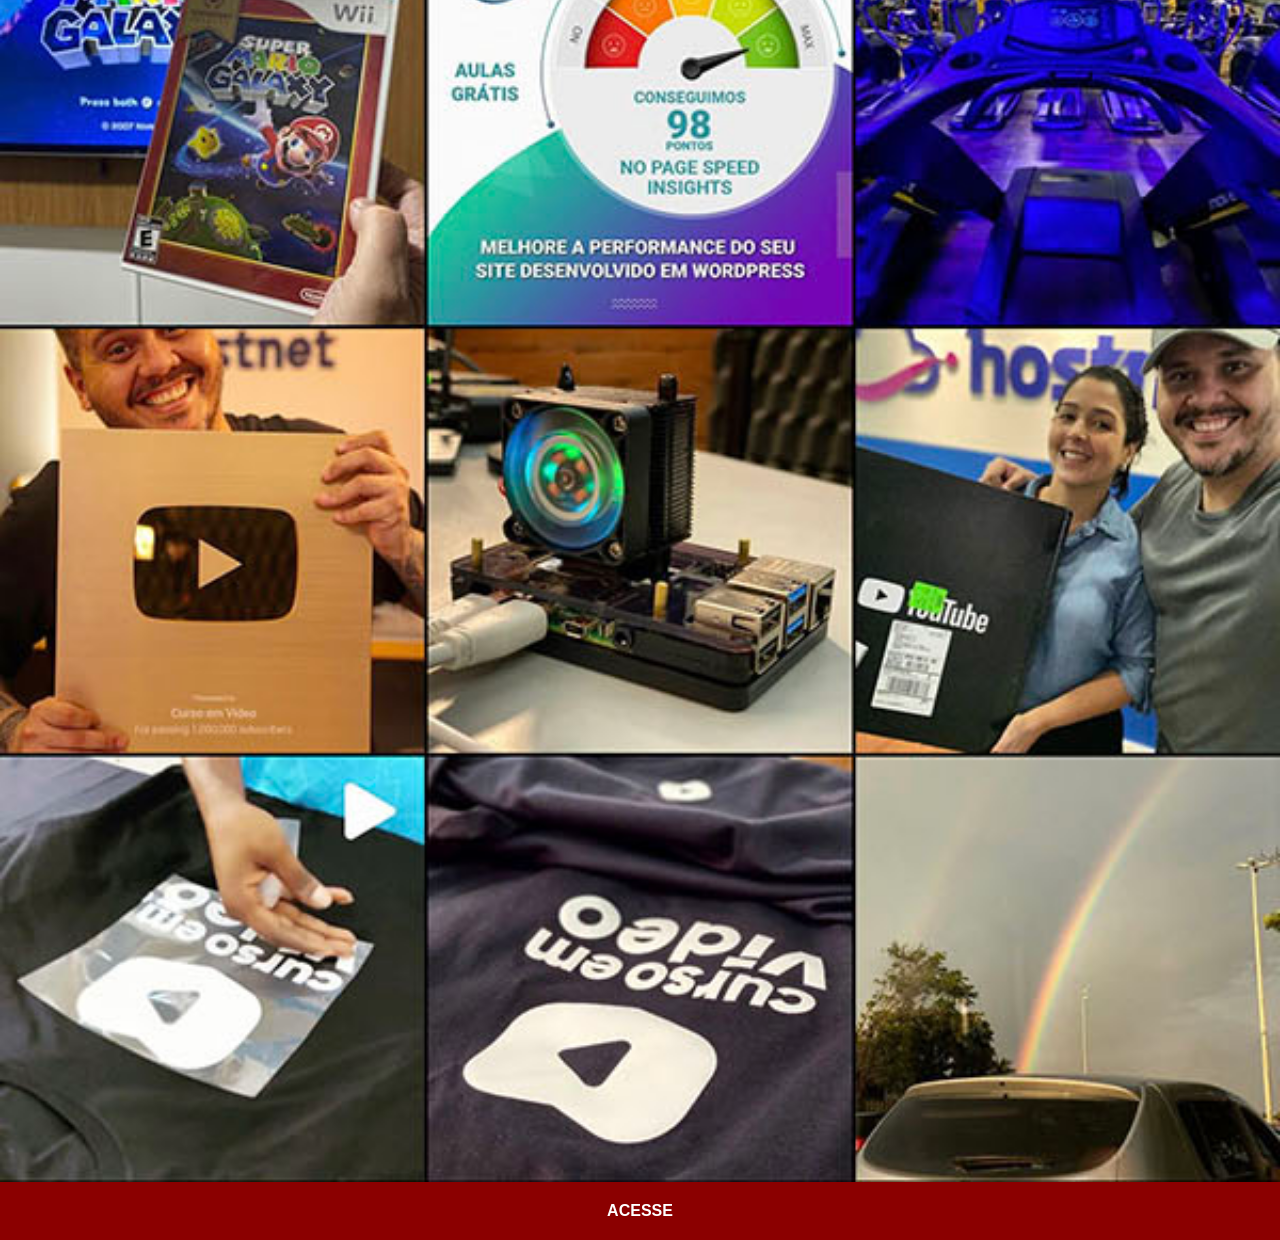
<file: instagram.html>
<!DOCTYPE html>
<html lang="pt-br">
<head>
    <meta charset="UTF-8">
    <meta name="viewport" content="width=device-width, initial-scale=1.0">
    <title>Instagram</title>
    <link rel="stylesheet" href="estilos/social.css">
</head>
<body>
    <img src="imagens/tela-instagram.jpg" alt="">
    <a href="#">ACESSE</a>
</body>
</html>
</file>
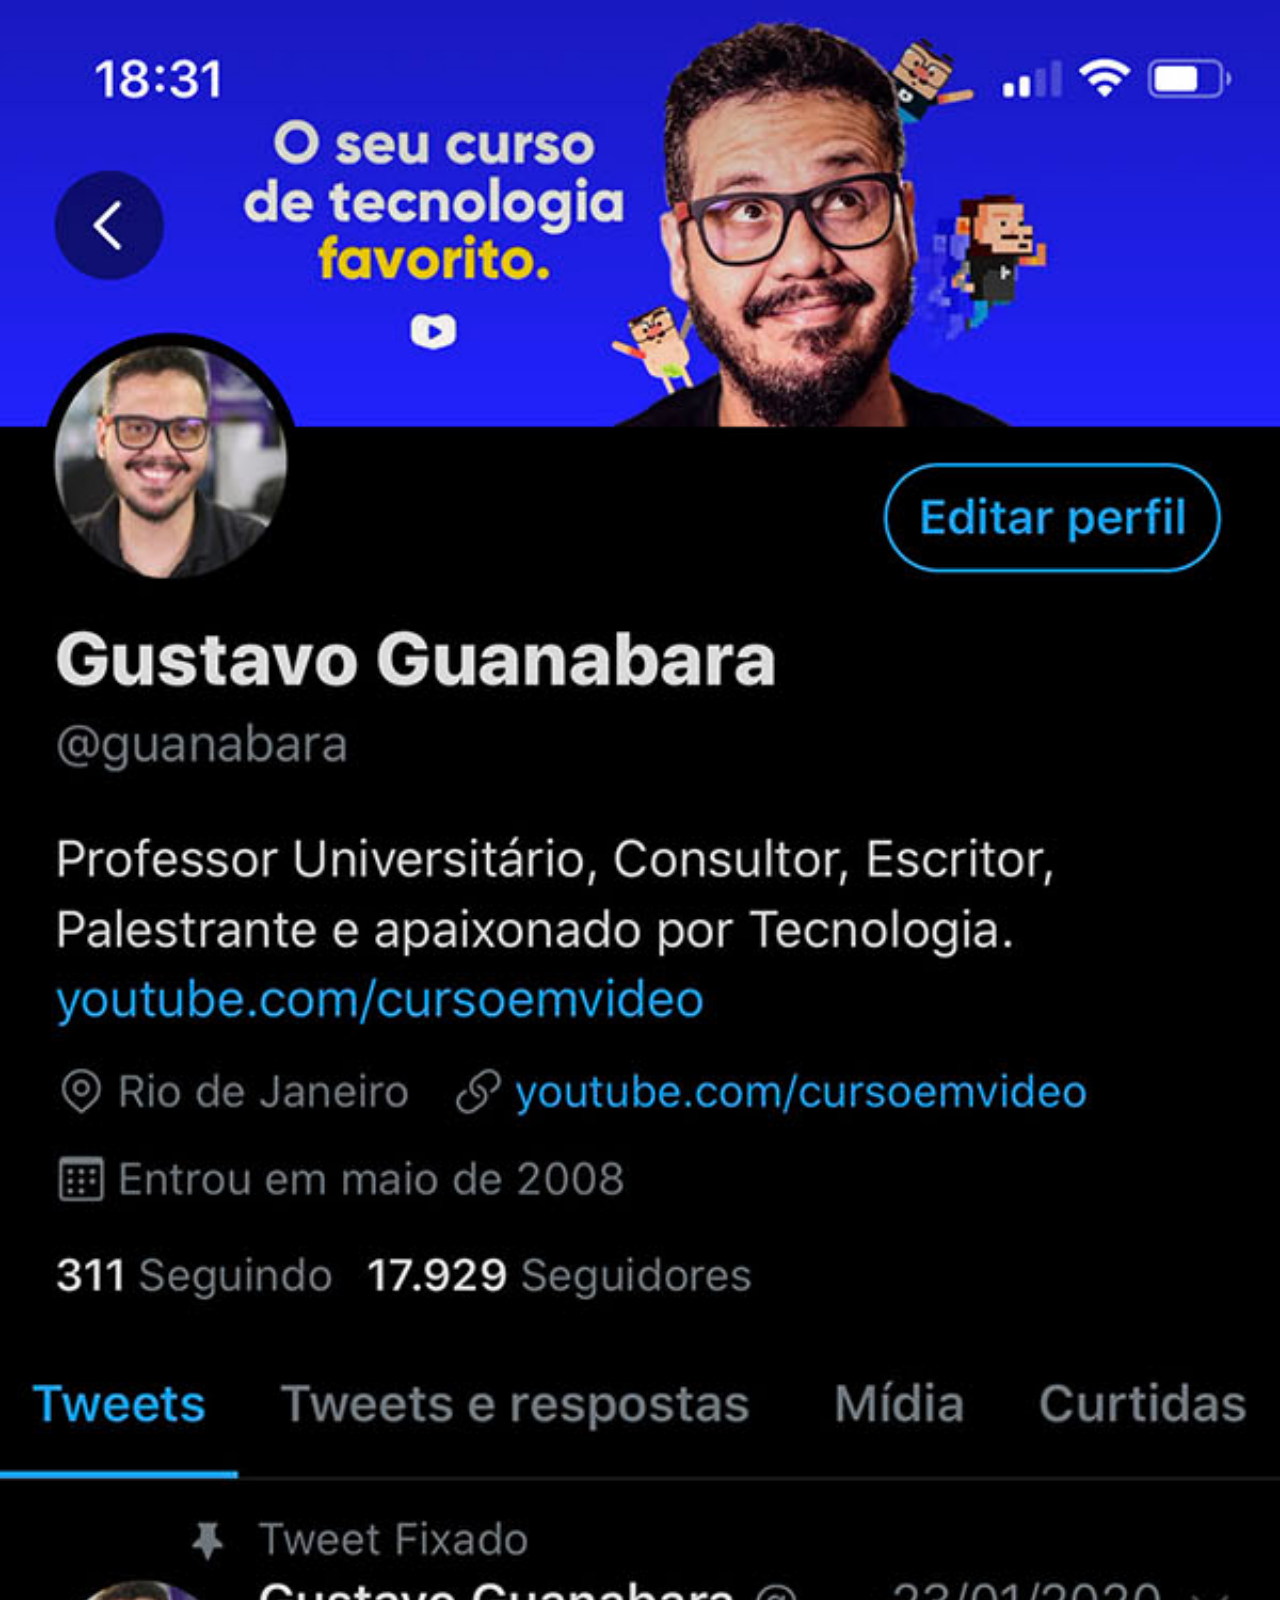
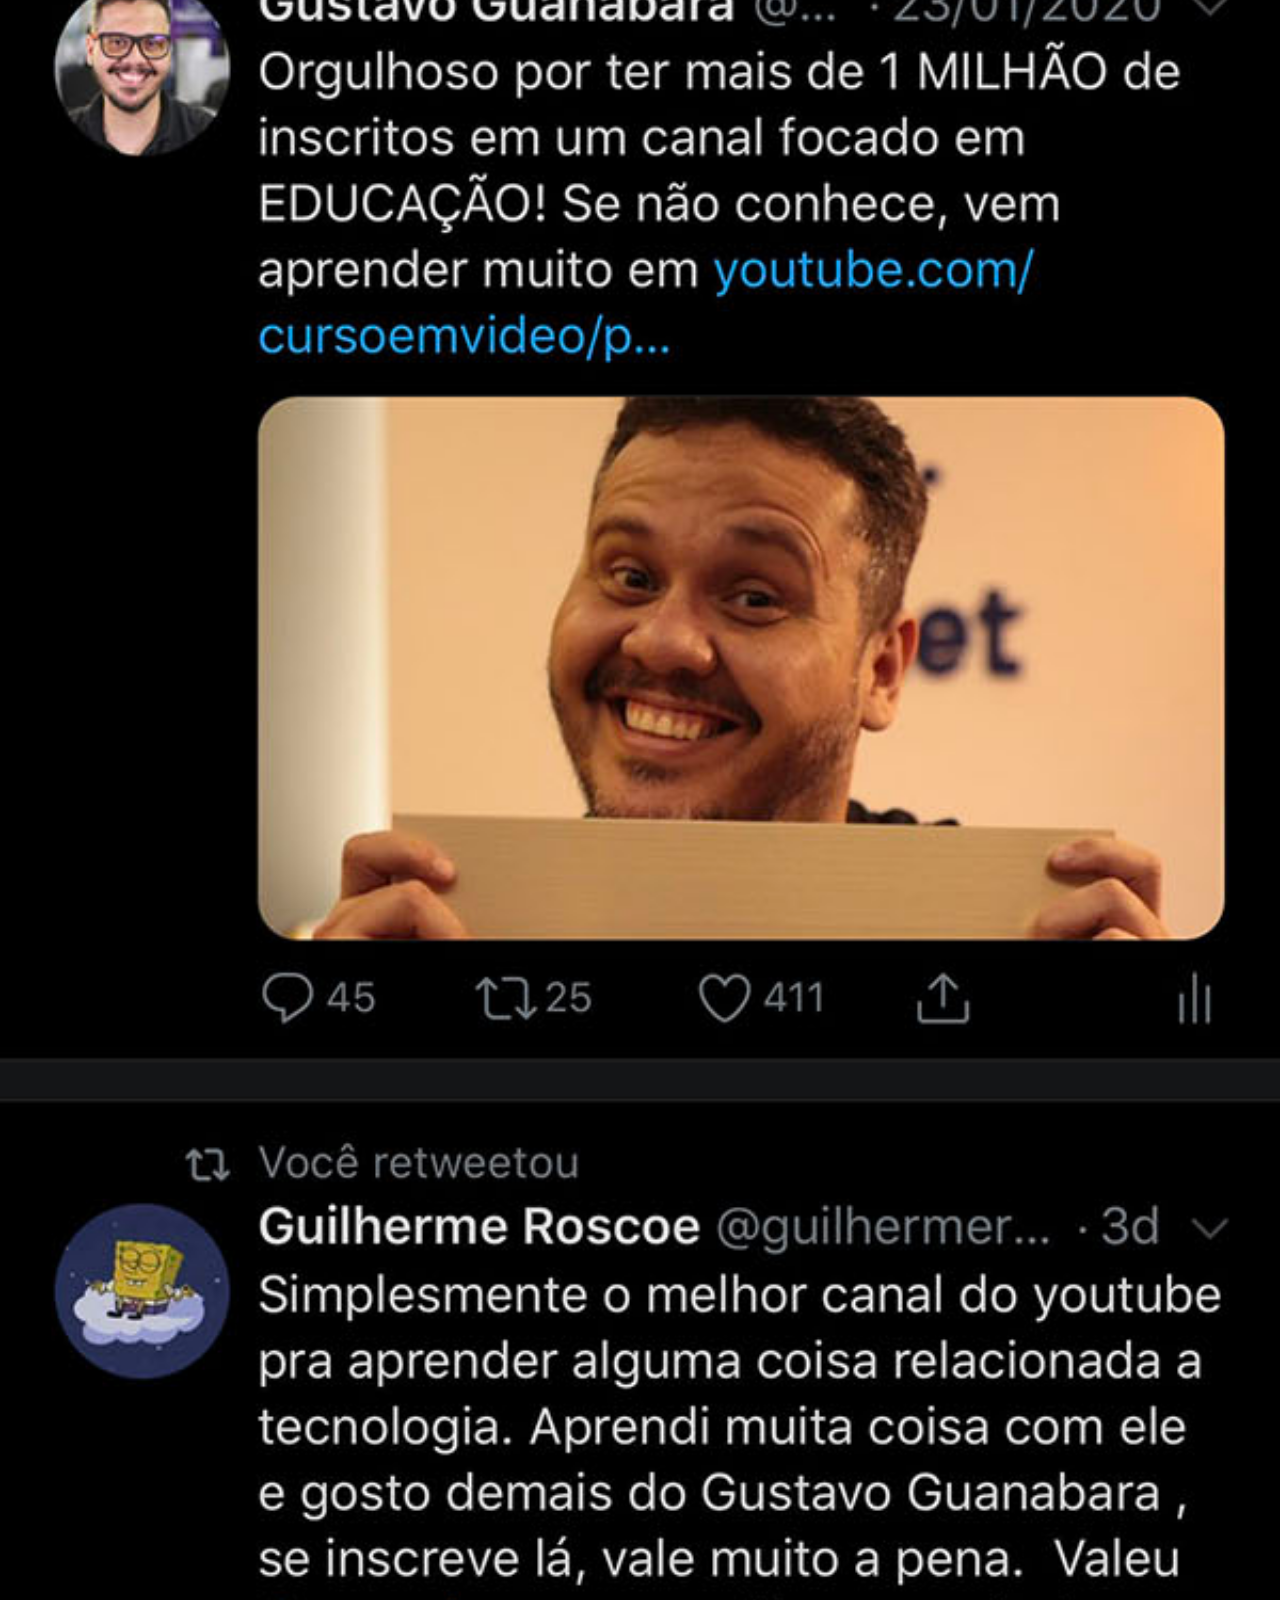
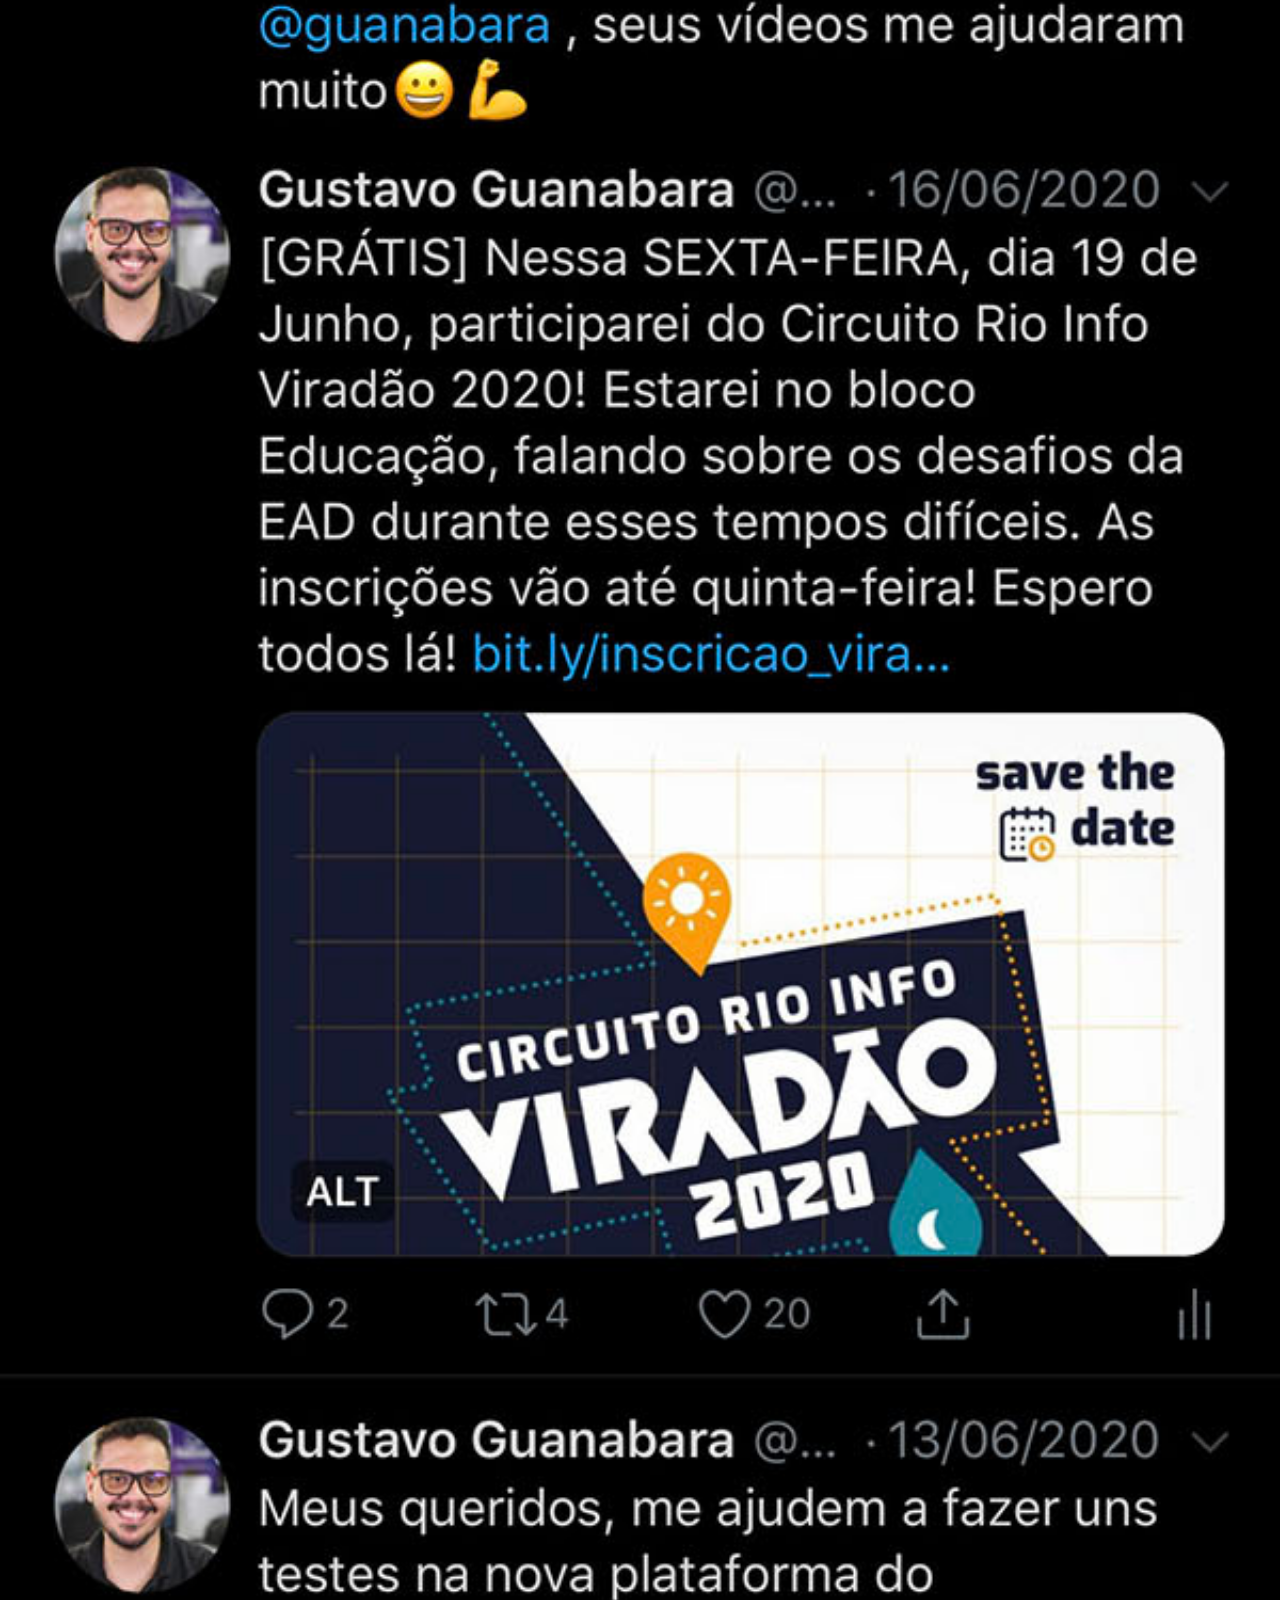
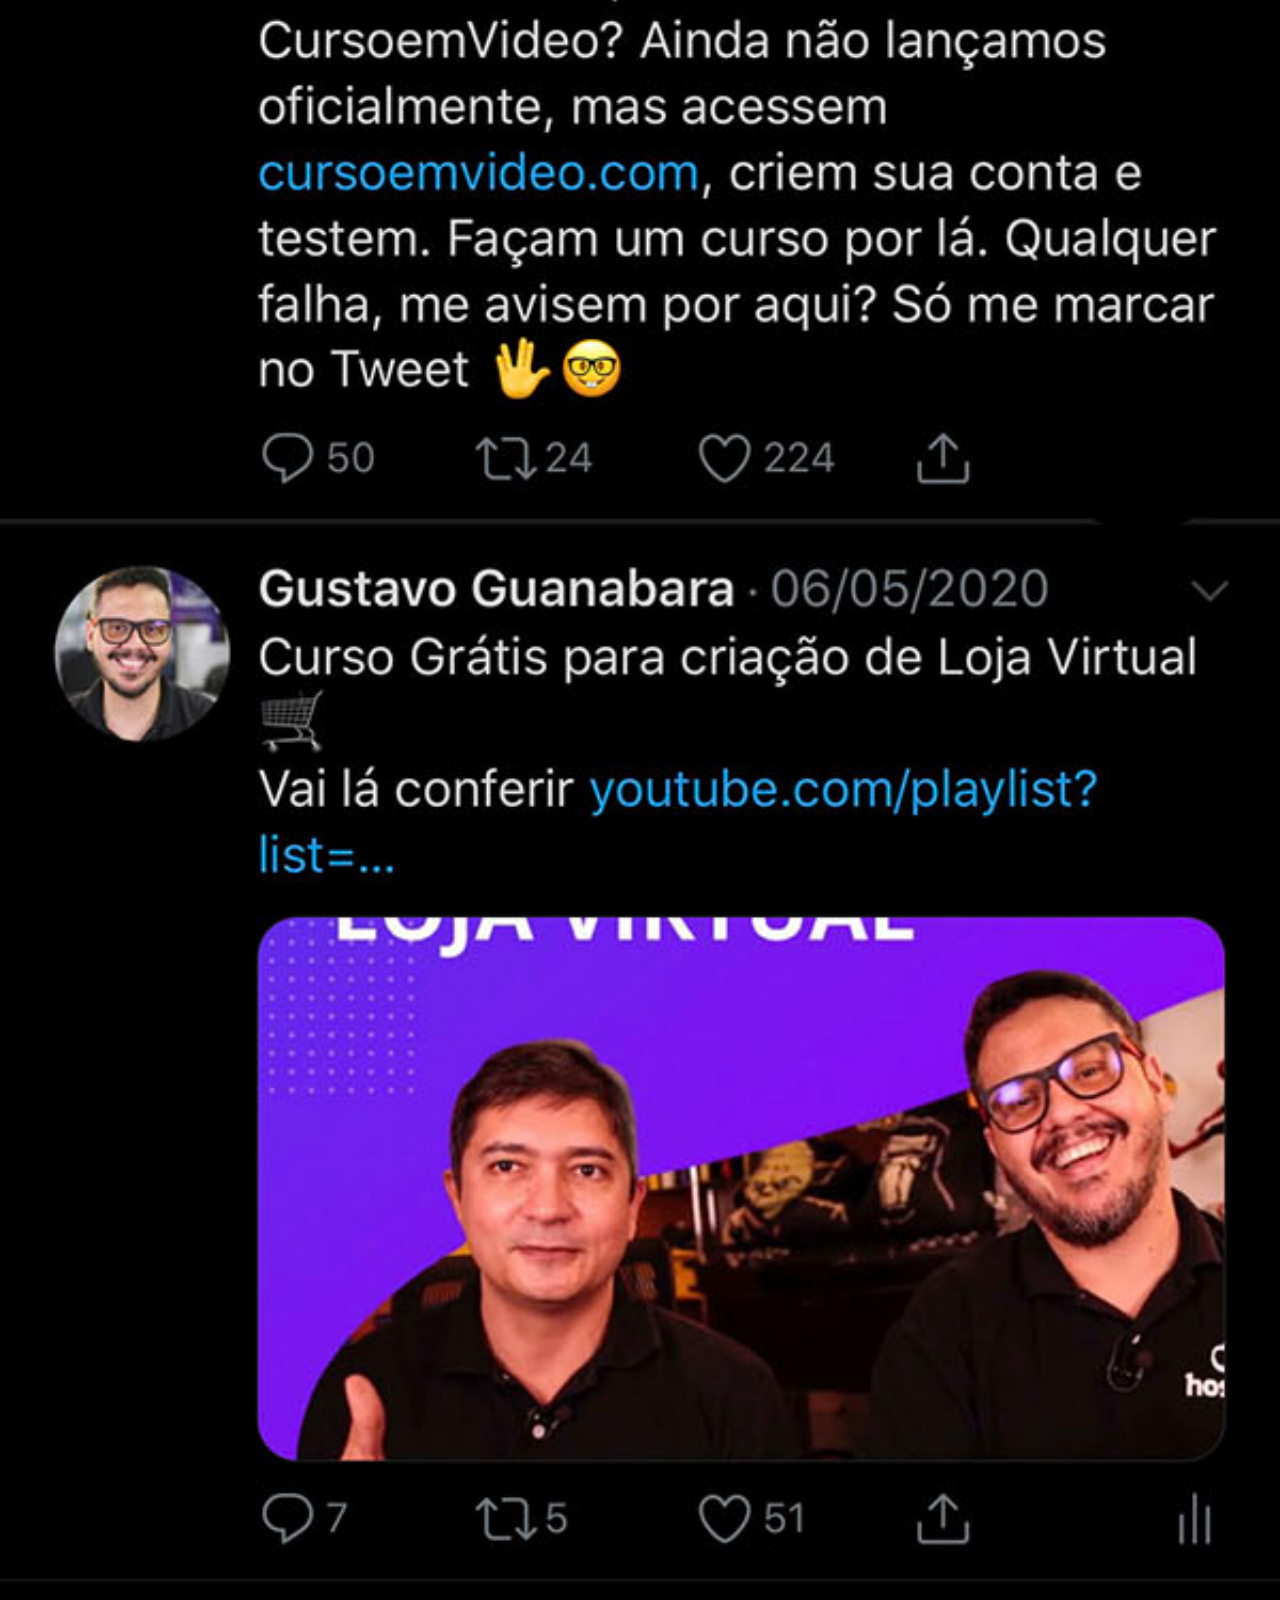
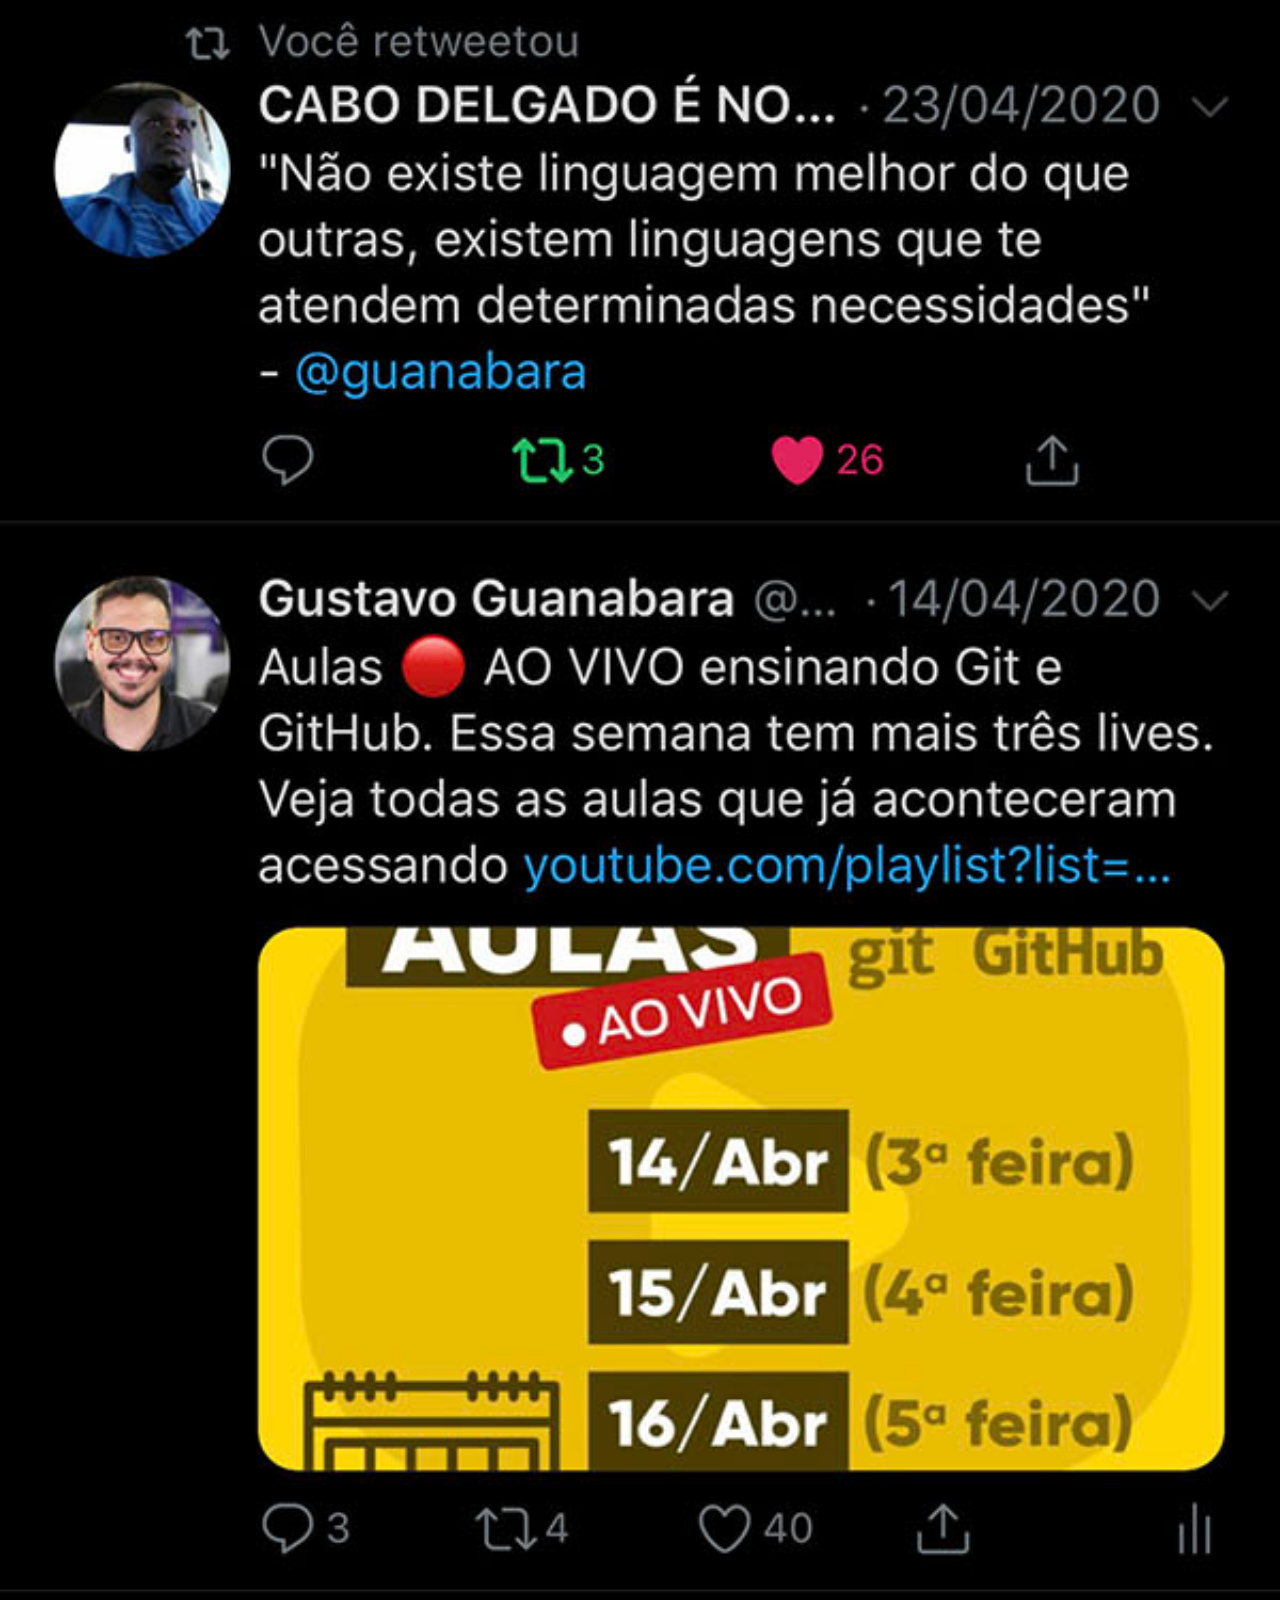
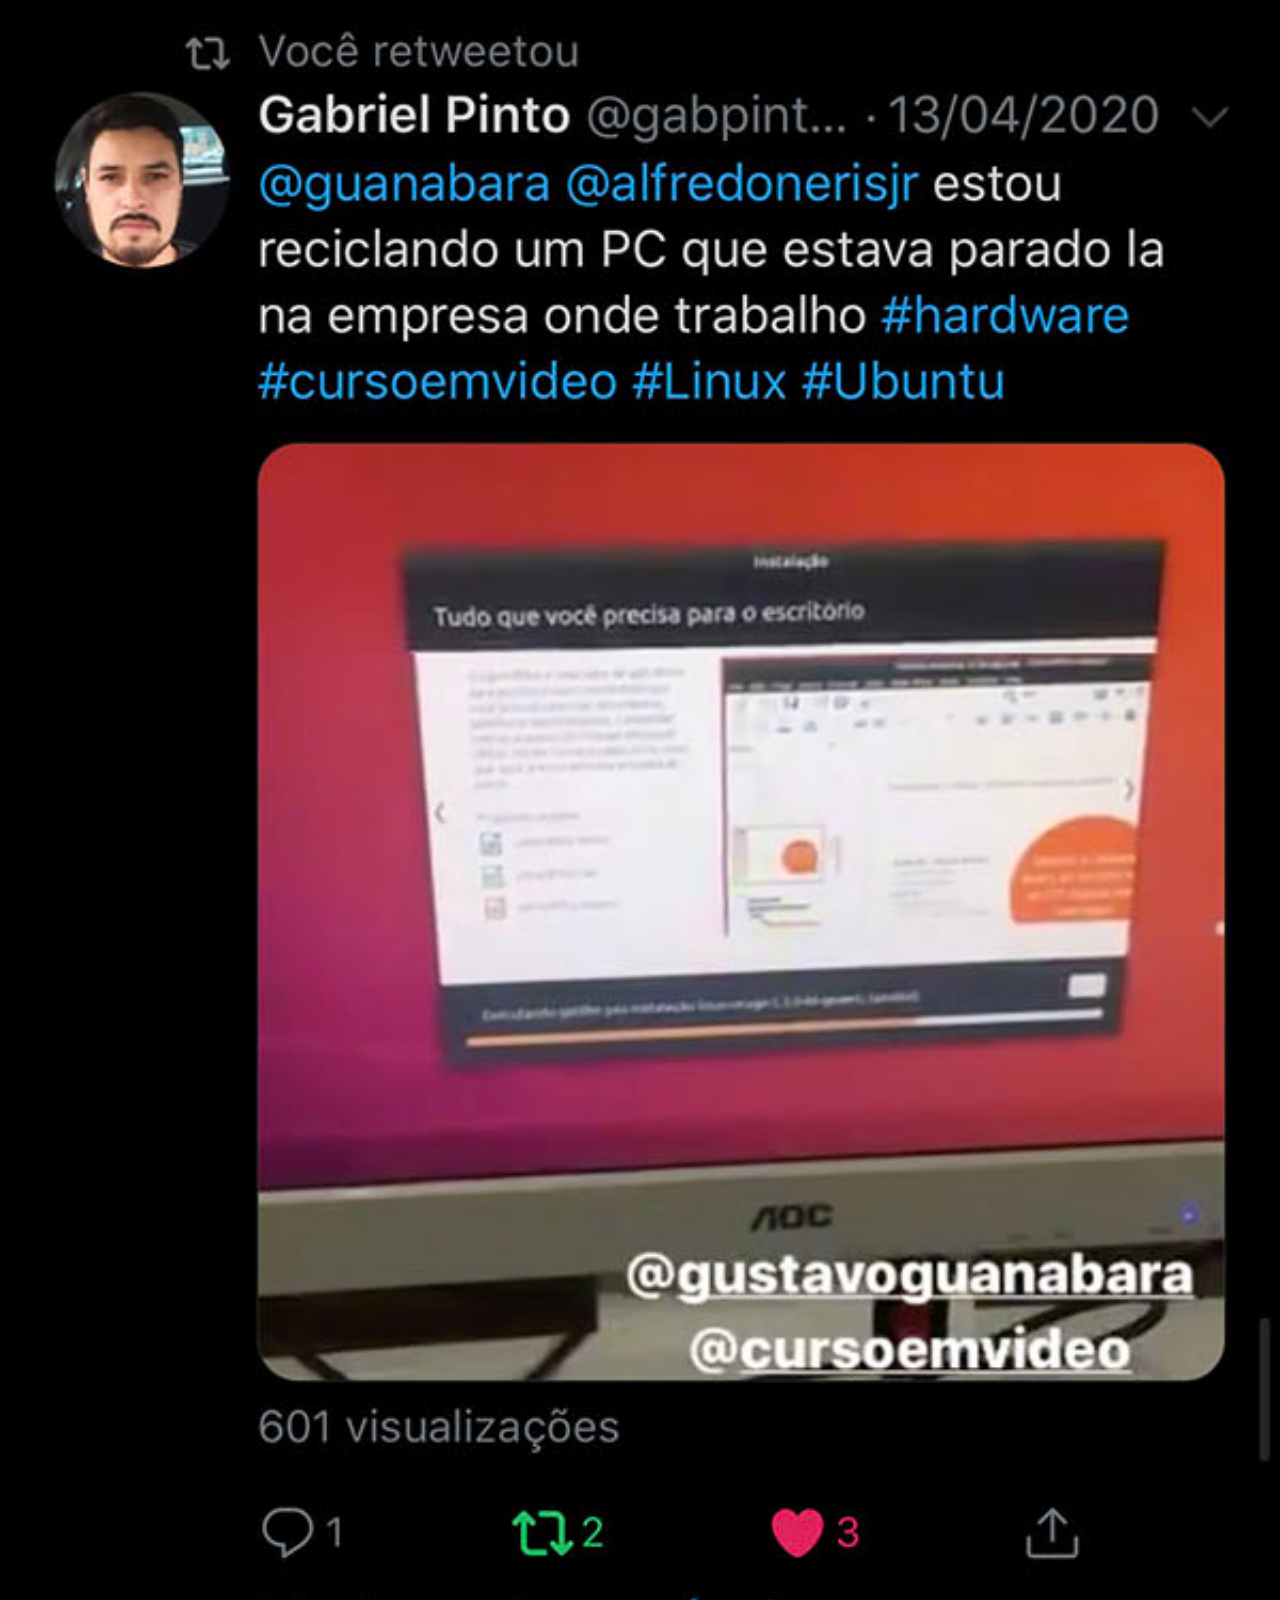
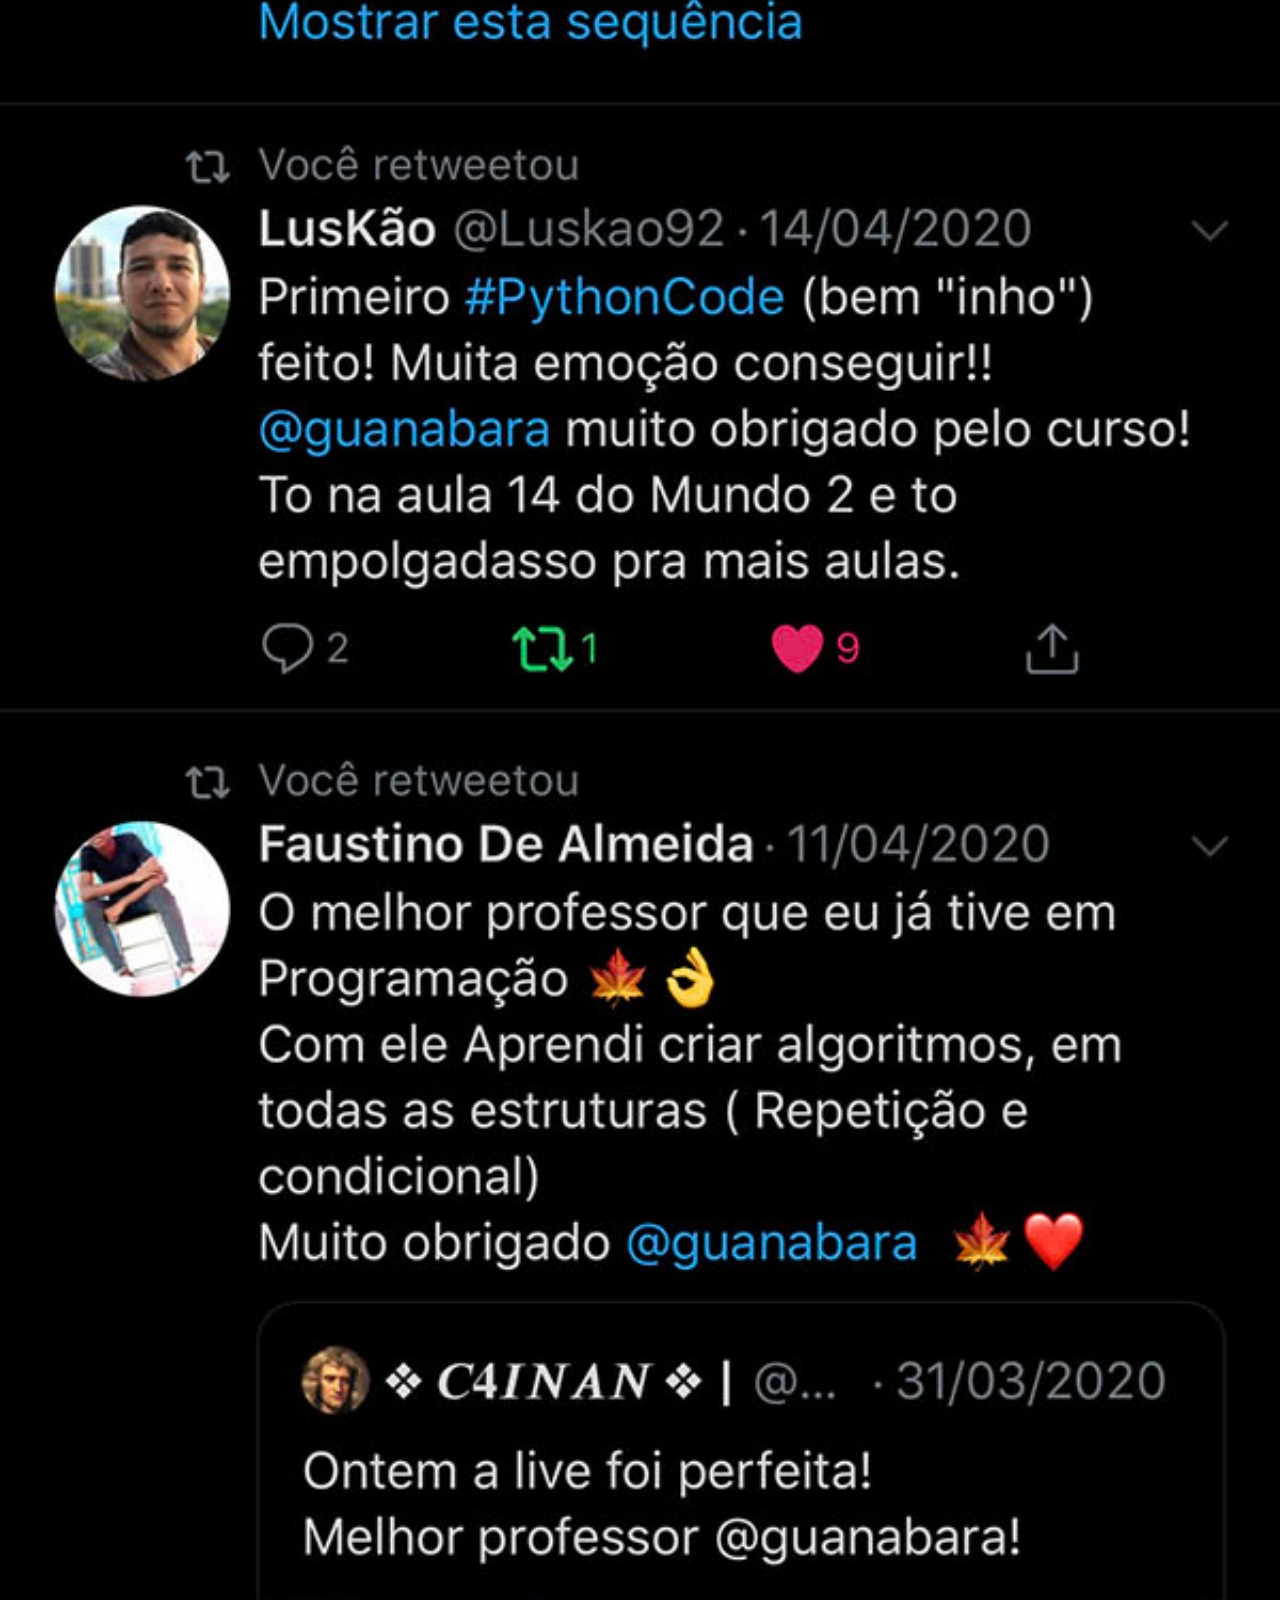
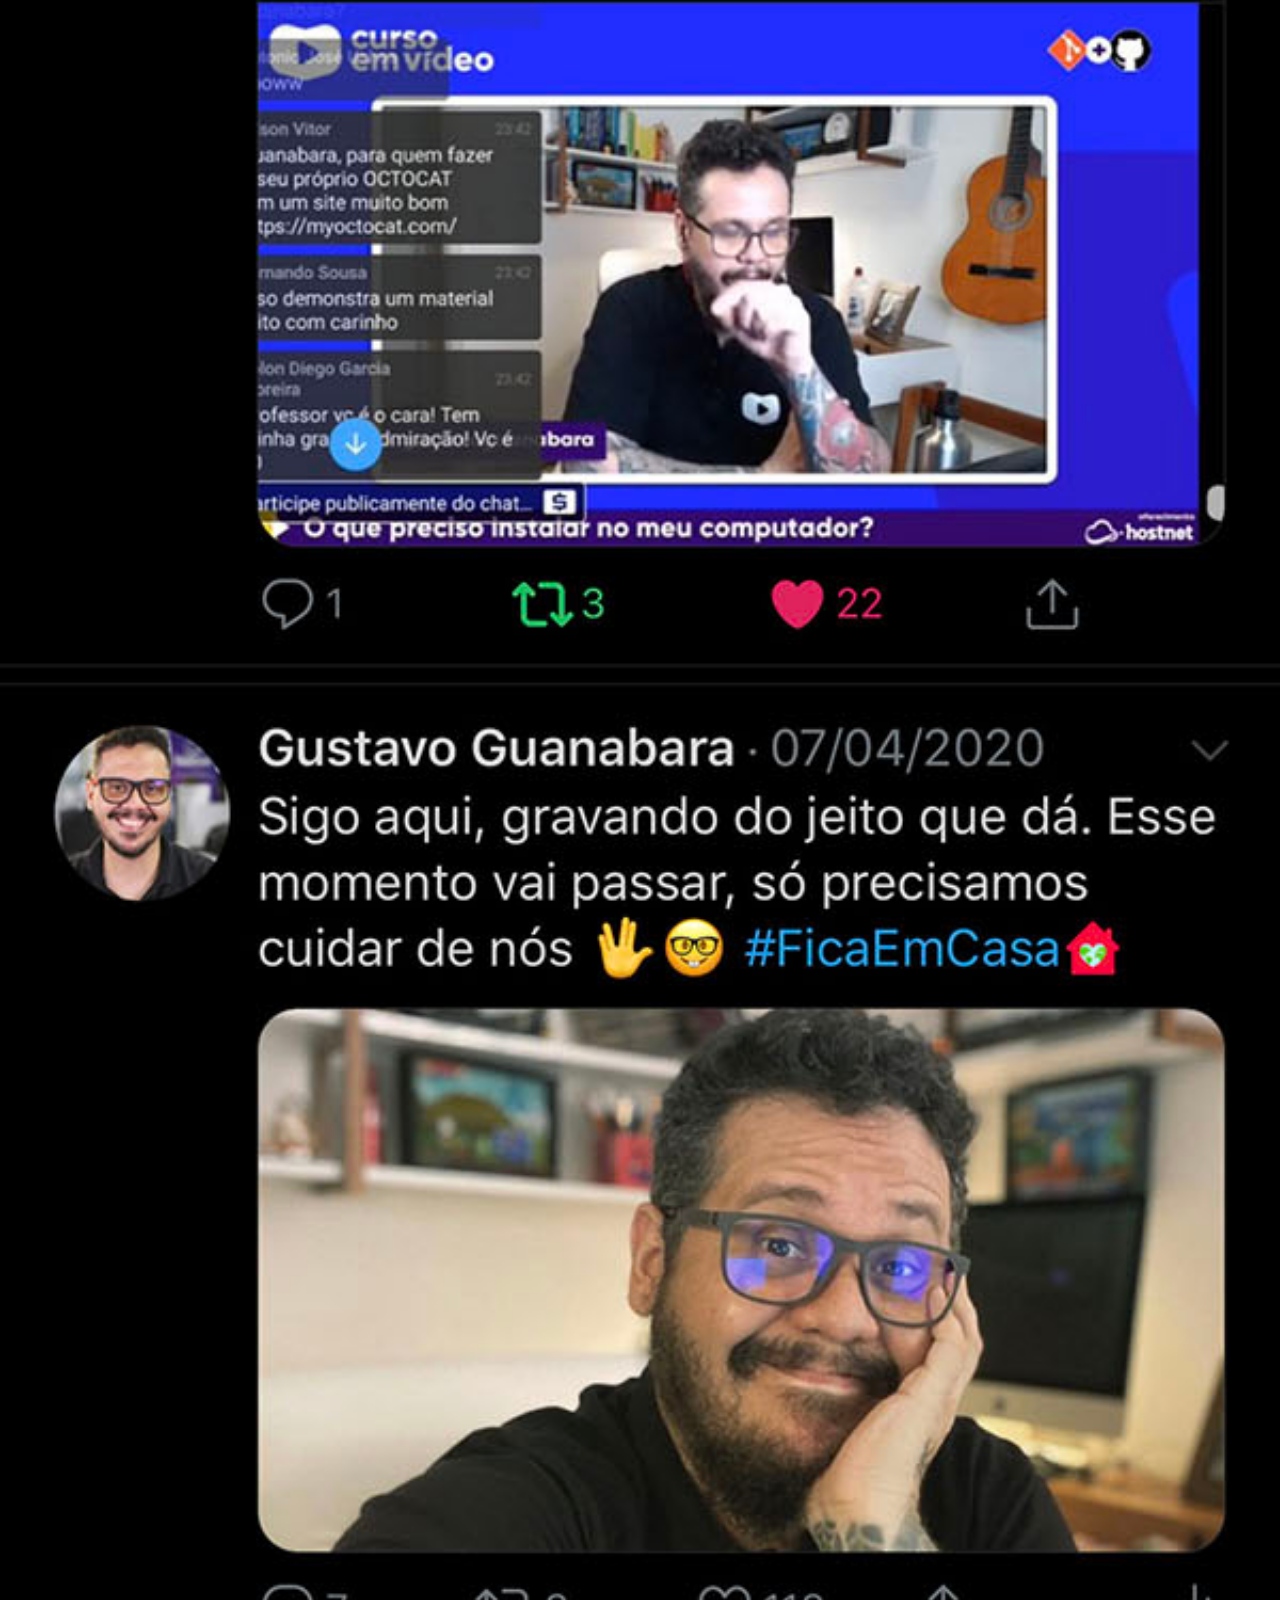
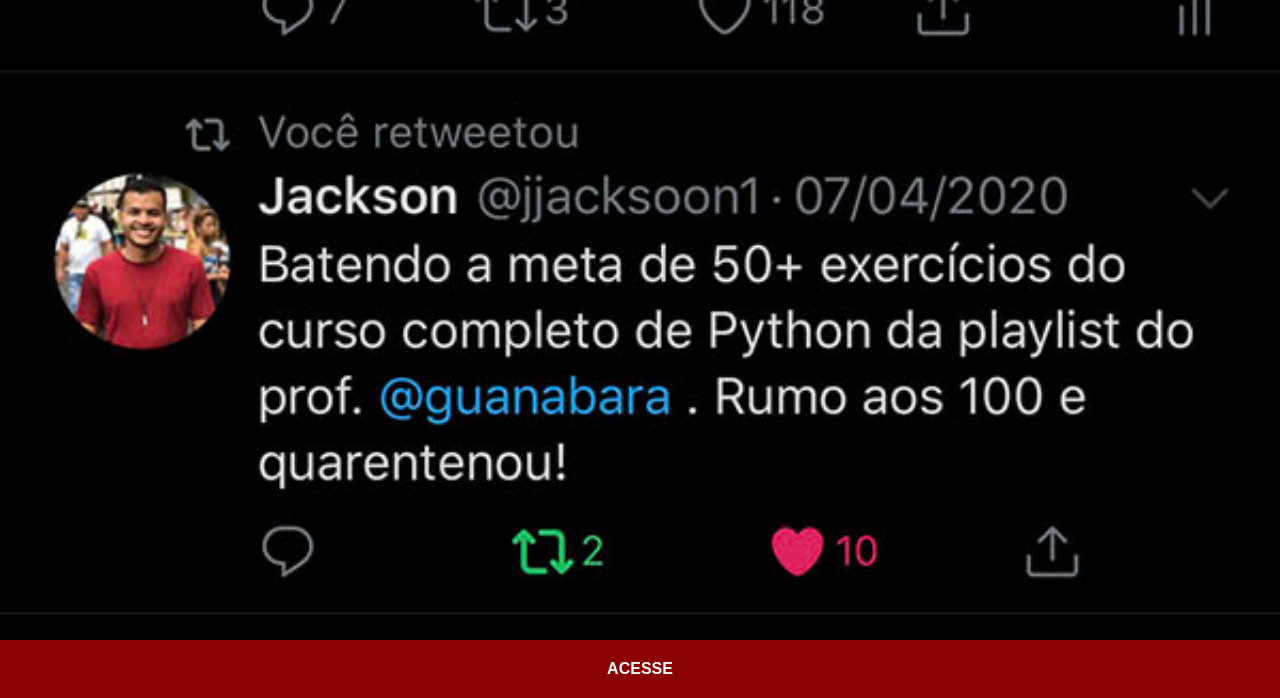
<file: twitter.html>
<!DOCTYPE html>
<html lang="pt-br">
<head>
    <meta charset="UTF-8">
    <meta name="viewport" content="width=device-width, initial-scale=1.0">
    <title>Twitter</title>
    <link rel="stylesheet" href="estilos/social.css">
</head>
<body>
    <img src="imagens/tela-twitter.jpg" alt="">
    <a href="#">ACESSE</a>
</body>
</html>
</file>
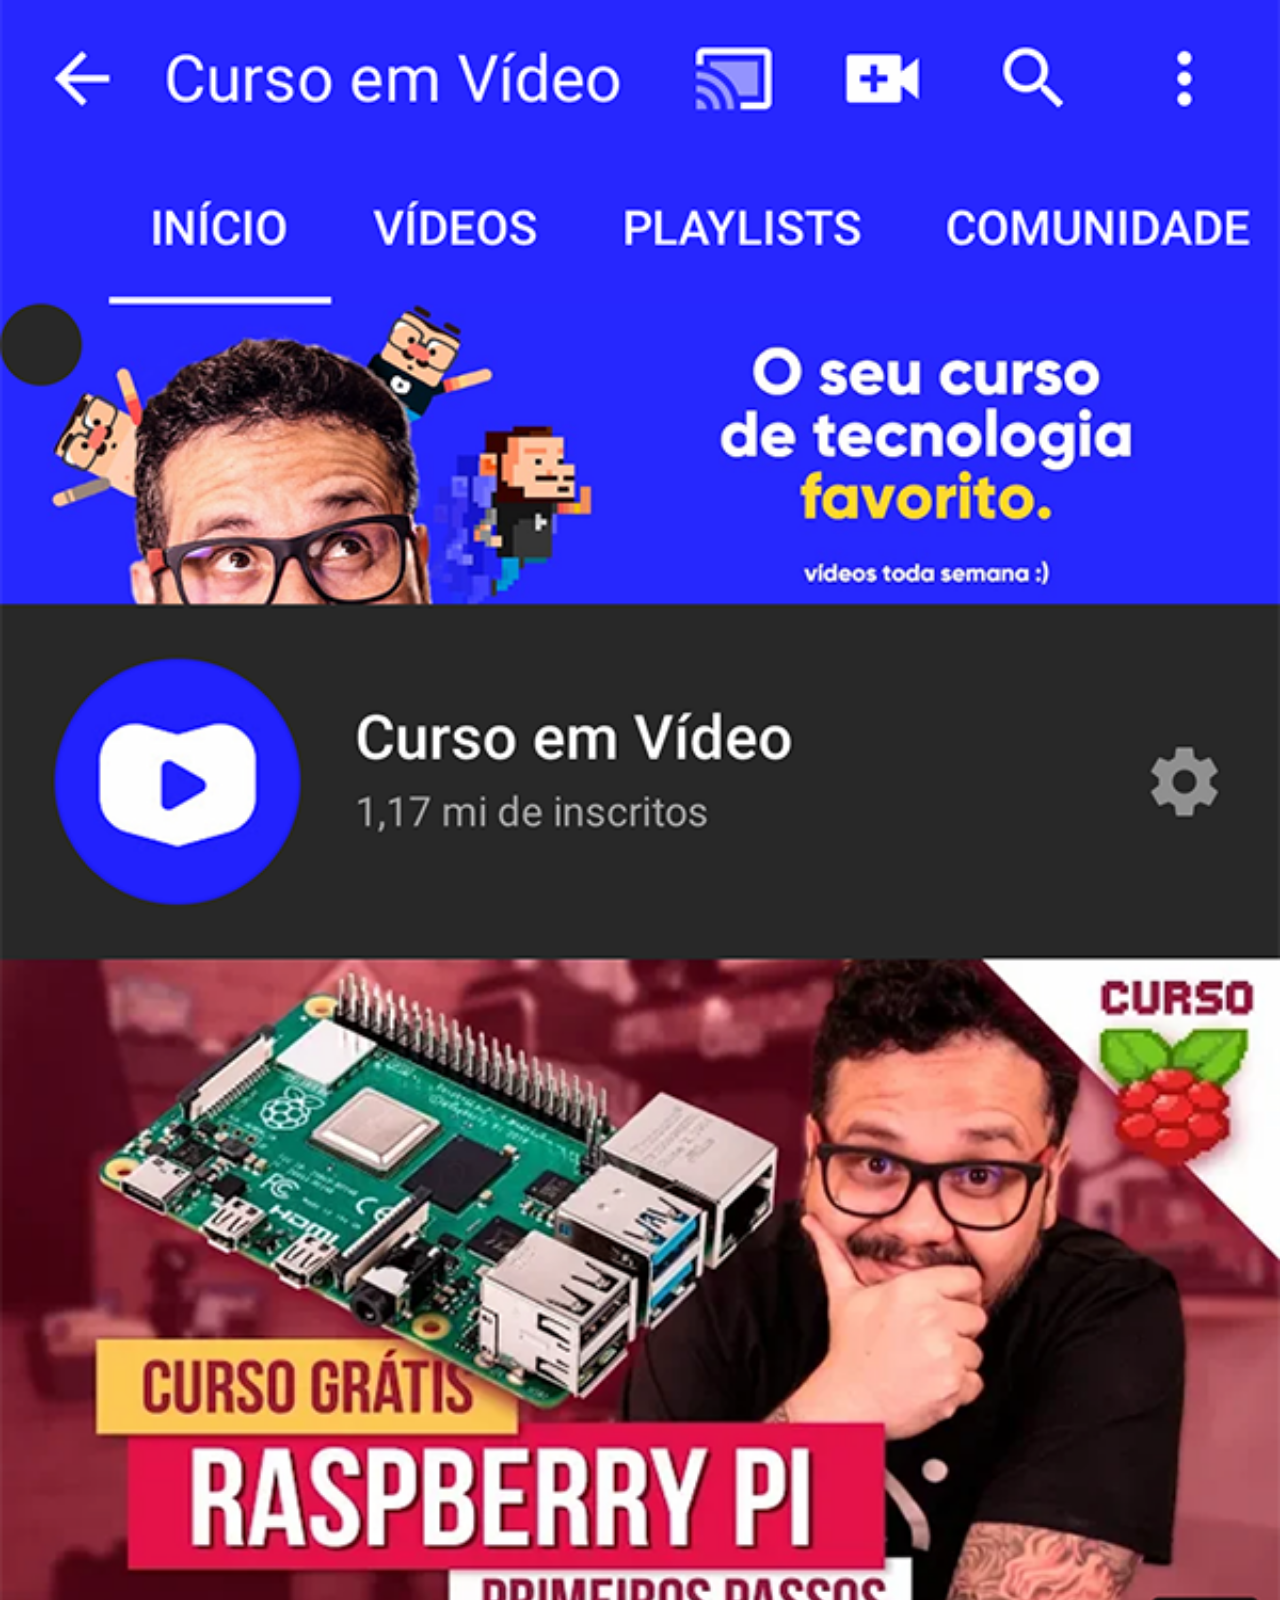
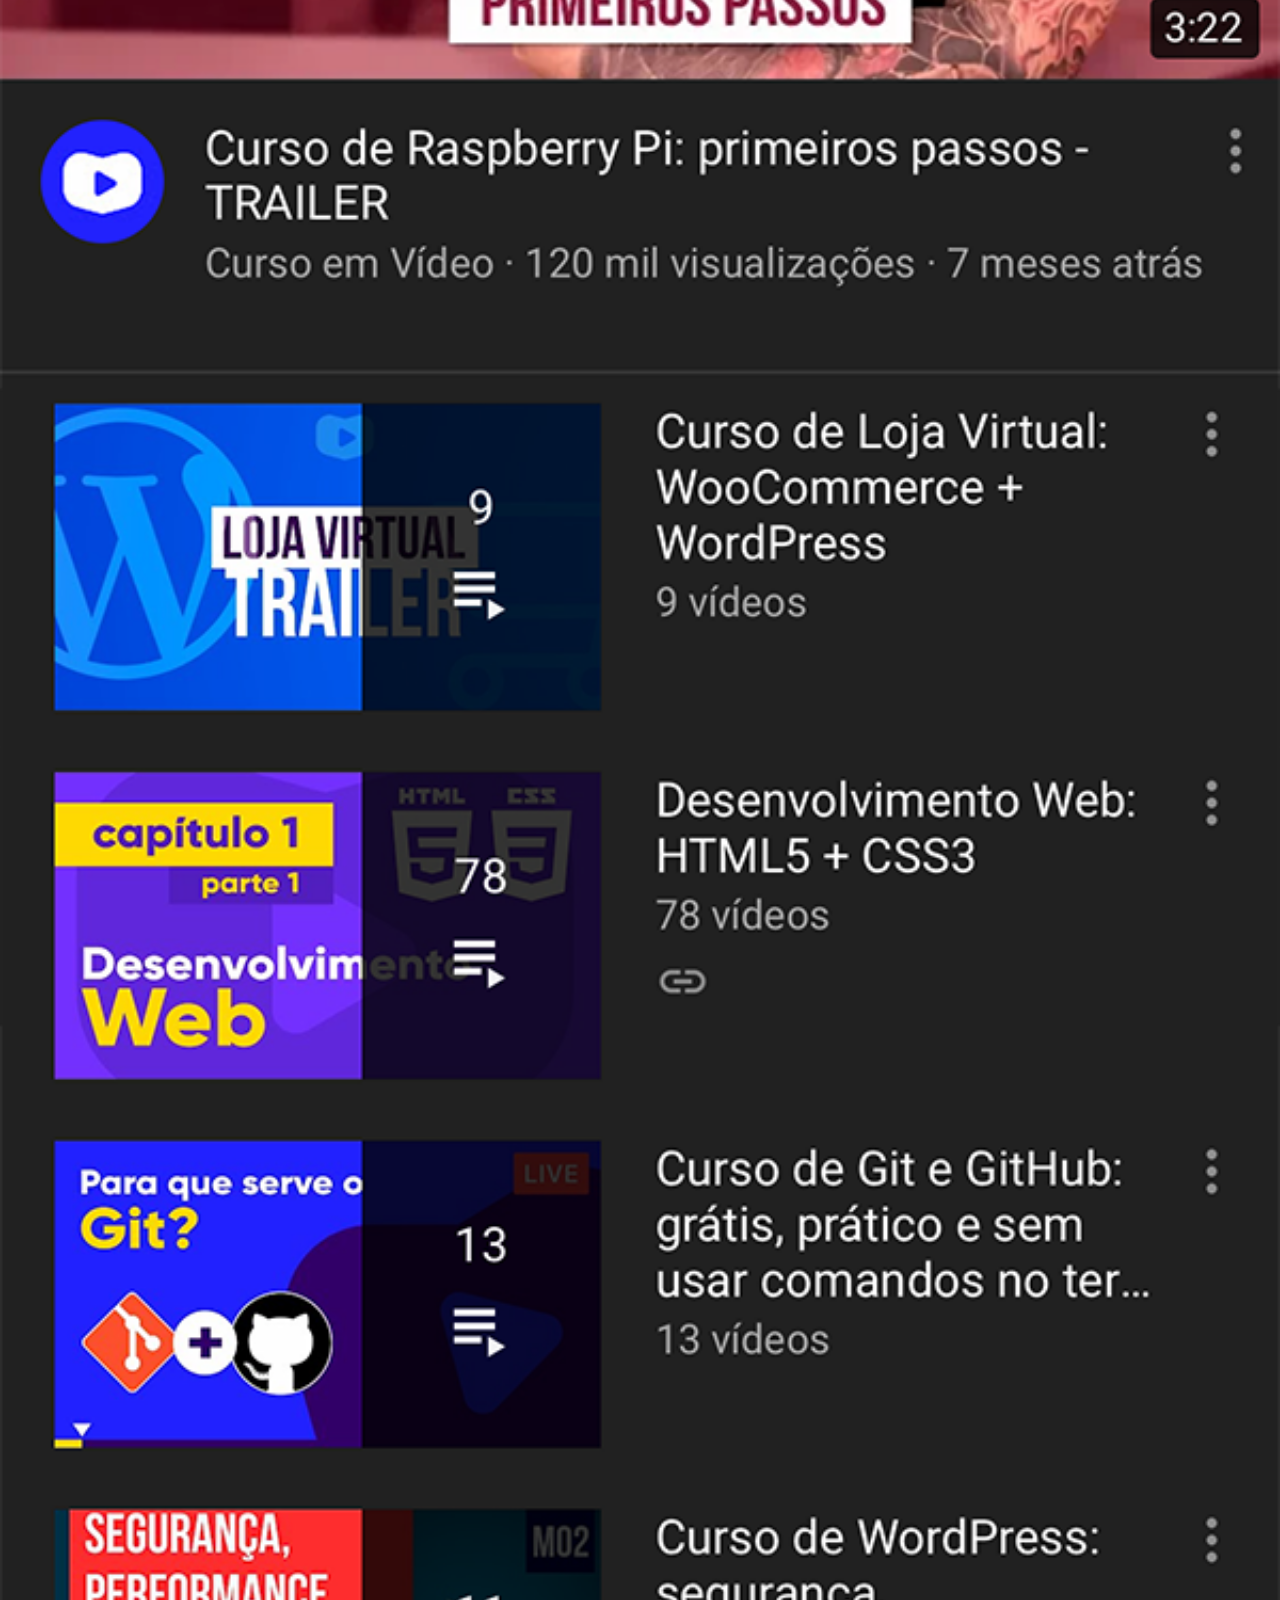
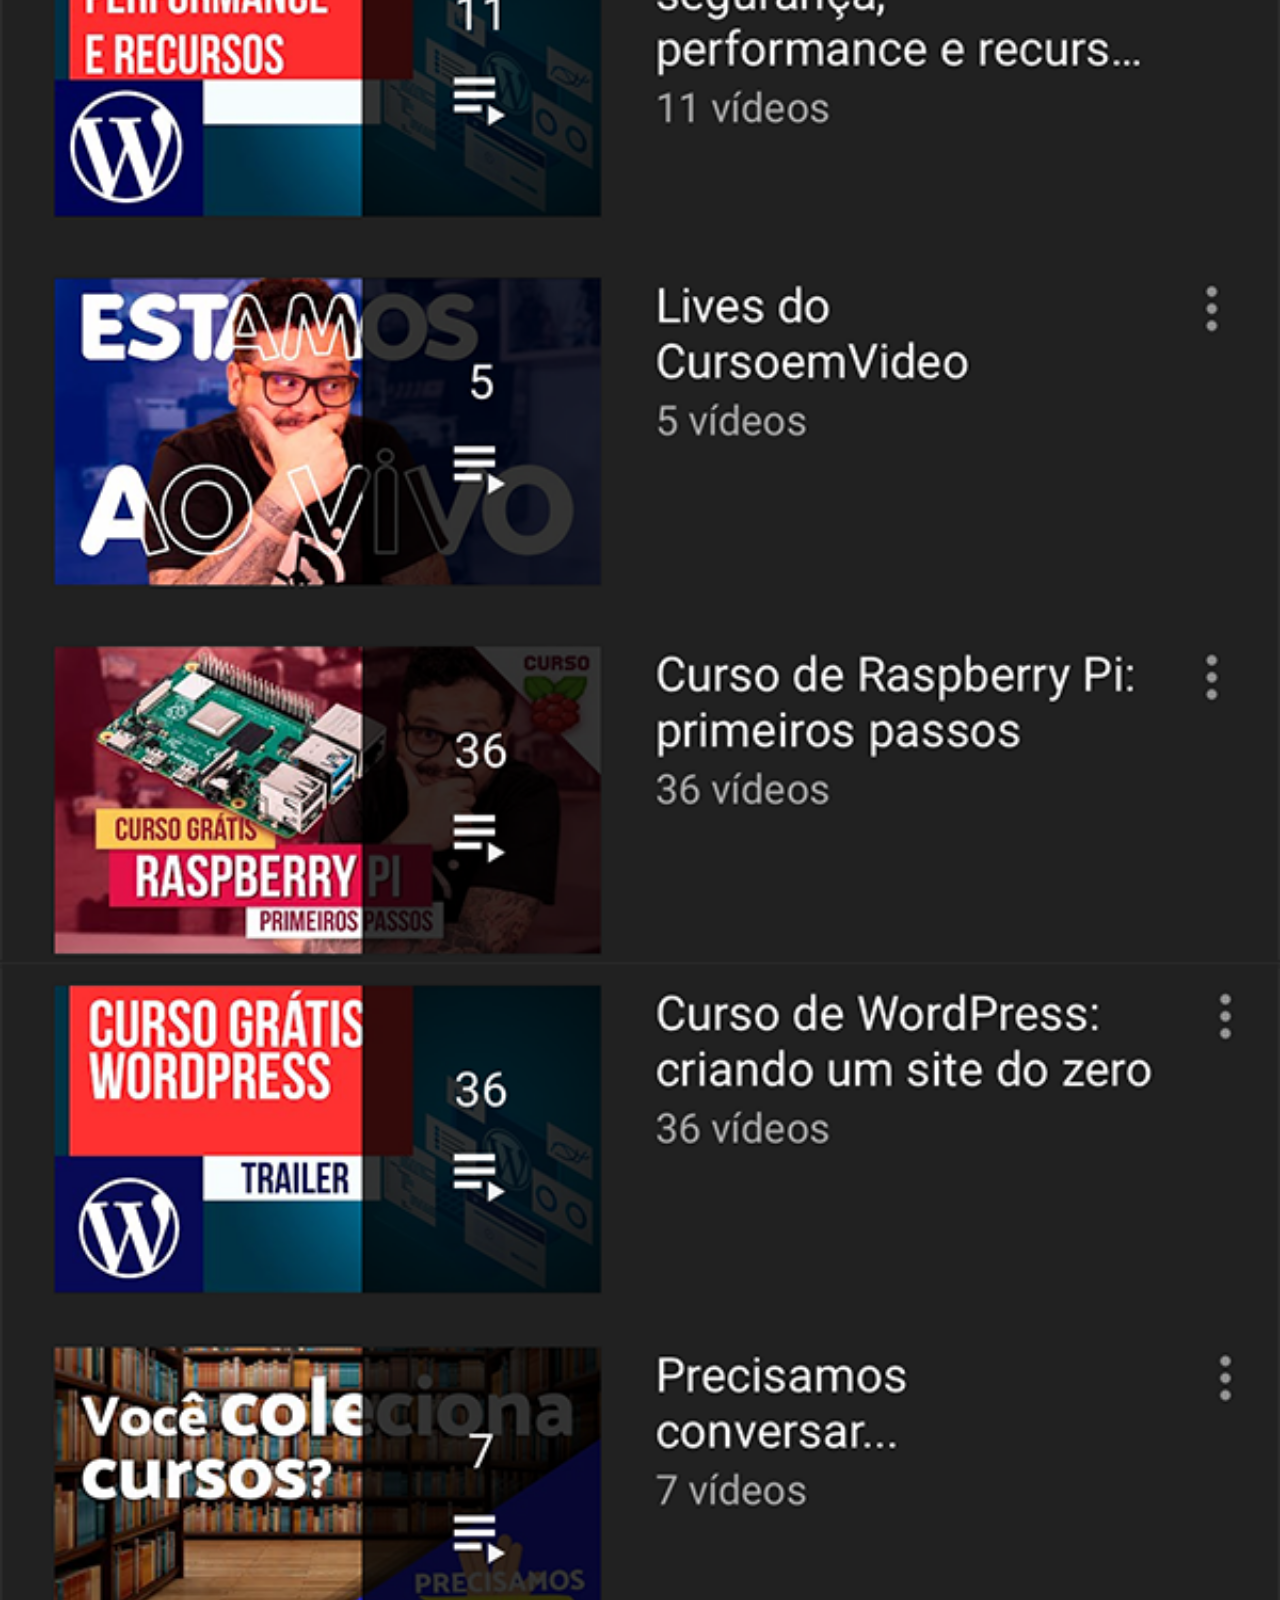
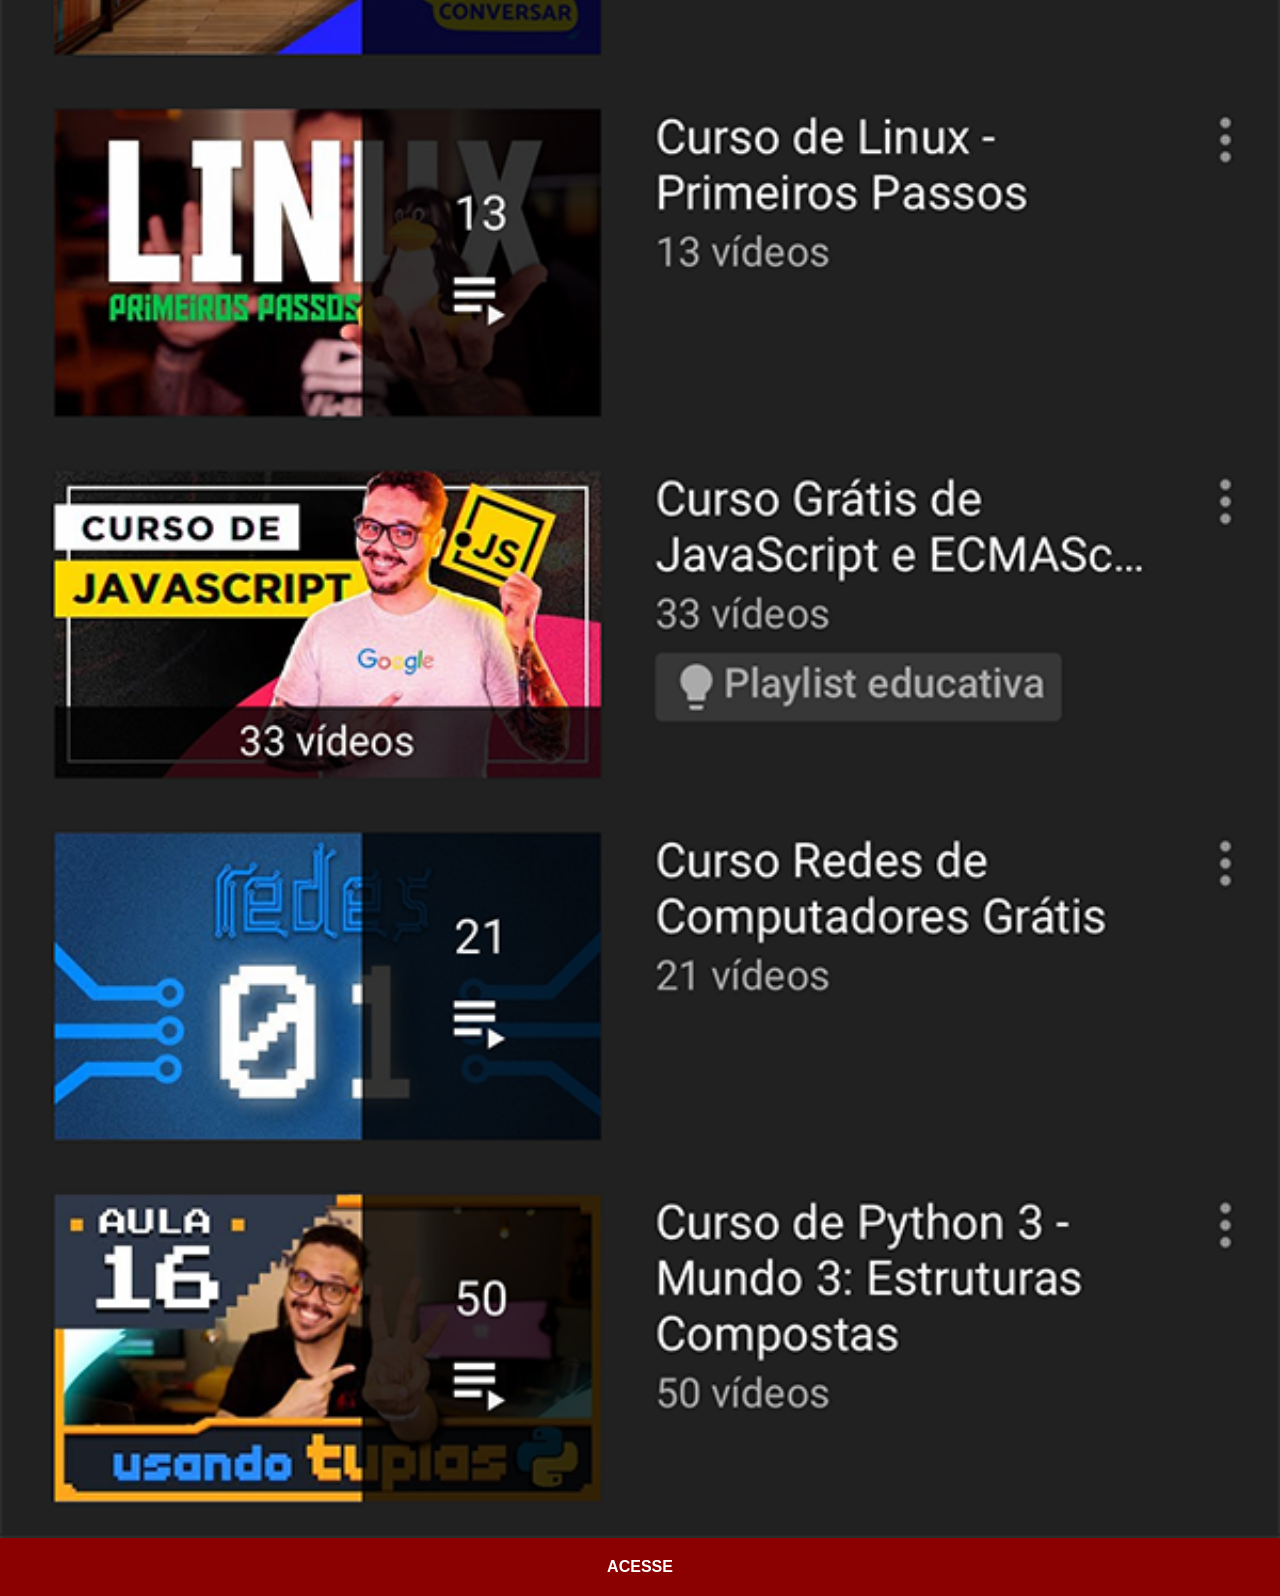
<file: youtube.html>
<!DOCTYPE html>
<html lang="pt-br">
<head>
    <meta charset="UTF-8">
    <meta name="viewport" content="width=device-width, initial-scale=1.0">
    <title>Youtube</title>
    <link rel="stylesheet" href="estilos/social.css">
</head>
<body>
    <img src="imagens/tela-youtube.png" alt="youtube">
    <a href="https://www.youtube.com/@cursoemvideo/playlists" target="_blank">ACESSE</a>
</body>
</html>
</file>
<file: estilos/style.css>
@charset "UTF-8";

* {
    margin: 0px;
    padding: 0px;
    font-family: Arial, Helvetica, sans-serif;
}

html, body {
    height: 100vh;
    width: 100vw;
    background-color: black;
}

body {
    background: url(../imagens/fundo-madeira.jpg) no-repeat top center;
    background-size: cover;
    background-attachment: fixed;
}

main {
    position: relative;
    height: 100vh;
}

section#telefone {
    position: absolute;
    top: 50%;
    left: 50%;
    transform: translate(-50%, -50%);

    height: 627px;
    width: 311px;
    background: url(../imagens/frame-iphone.png) no-repeat;
}

iframe#tela {
    position: relative;
    top: 80px;
    left: 22px;
    width: 267px;
    height: 471px;
}

section#redes-sociais img {
    width: 50px;
    margin: 10px;
    border-radius: 50%;
    box-shadow: 2px 2px 5px rgba(0, 0, 0, 0.411);
    box-sizing: border-box;
}

section#redes-sociais img:hover {
    border: 2px solid rgba(255, 255, 255, 0.616);
    transform: translate(-3px, -3px);
    box-shadow: 5px 5px 10px rgba(0, 0, 0, 0.603);
    transition-duration: 0.3s;
}

section#redes-sociais {
    text-align: right;
}
</file>
<file: estilos/social.css>
@charset "UTF-8";

* {
    margin: 0px;
    padding: 0px;
    font-family: Arial, Helvetica, sans-serif;
}

body {
    position: relative;
}

img {
    width: 100vw;
}

a {
    display: block;
    background-color: darkred;
    color: white;
    padding: 20px;
    text-align: center;
    font-weight: bolder;
    text-decoration: none;
    margin-top: -4px;
}

a:hover {
    background-color: red;
}
</file>
